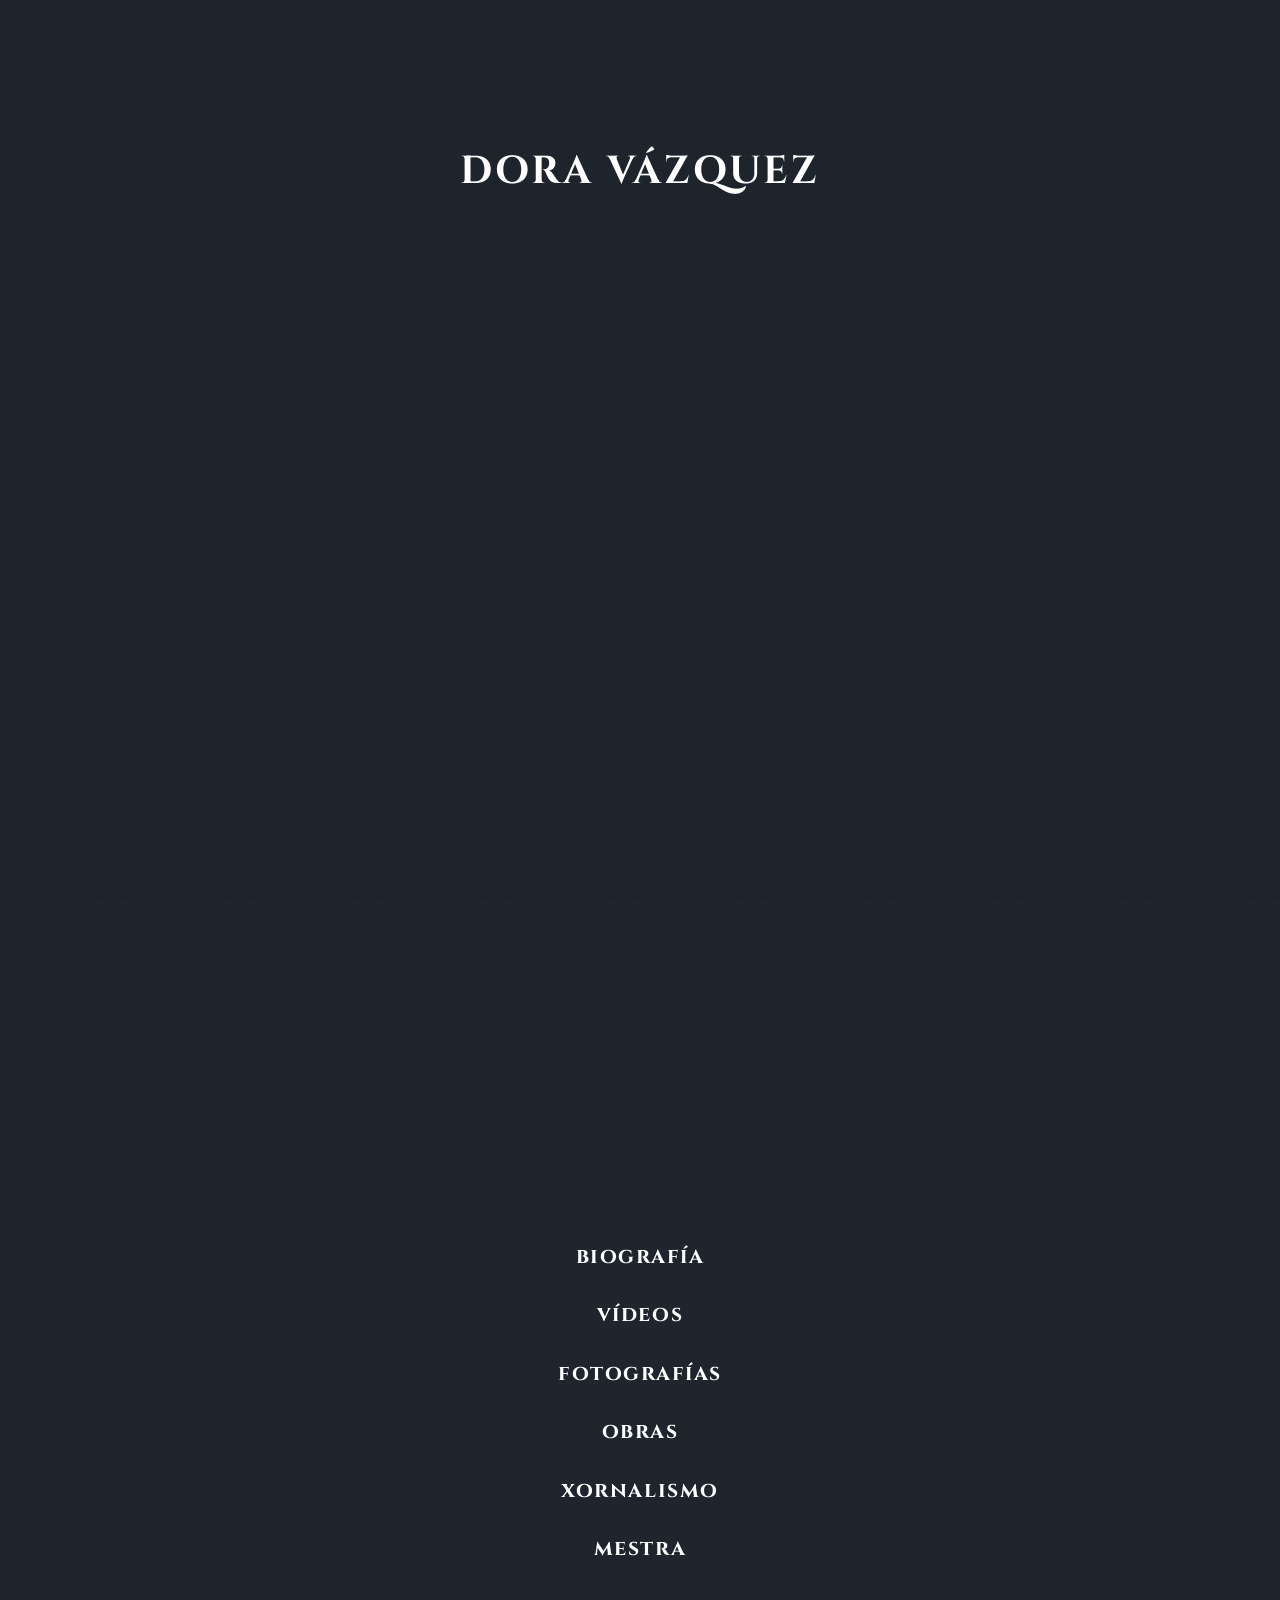
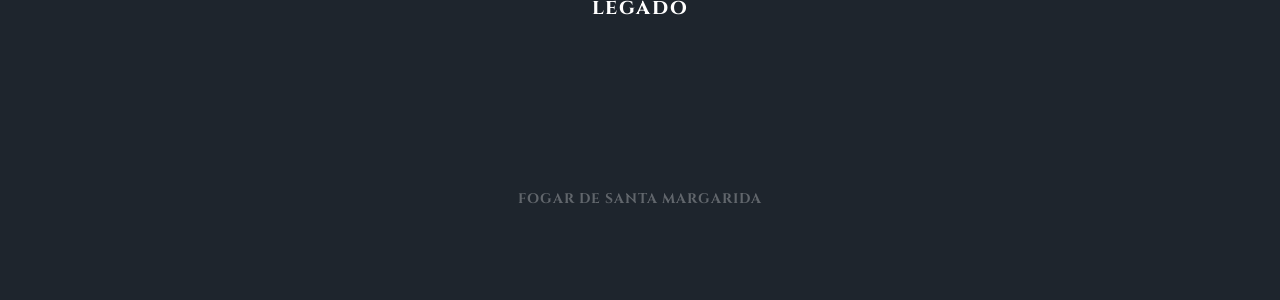
<file: index.html>
<!DOCTYPE html><html lang="Galego"><head><meta charset="utf-8"><meta http-equiv="X-UA-Compatible" content="IE=edge"><meta name="viewport" content="width=device-width,initial-scale=1,user-scalable=no"><title> ͏ ͏ - Dora Vázquez</title><meta name="description" content="biografía vídeos fotografías obras xornalismo mestra legado"><meta name="generator" content="Publii Open-Source CMS for Static Site"><link rel="canonical" href="https://doravazquez.github.io/gl/"><link rel="alternate" type="application/atom+xml" href="https://doravazquez.github.io/gl/feed.xml" title="Dora Vázquez - RSS"><link rel="alternate" type="application/json" href="https://doravazquez.github.io/gl/feed.json" title="Dora Vázquez - JSON"><meta property="og:title" content=" ͏ ͏"><meta property="og:site_name" content="Dora Vázquez"><meta property="og:description" content="biografía vídeos fotografías obras xornalismo mestra legado"><meta property="og:url" content="https://doravazquez.github.io/gl/"><meta property="og:type" content="article"><link rel="preload" href="https://doravazquez.github.io/gl/assets/dynamic/fonts/cinzel/cinzel.woff2" as="font" type="font/woff2" crossorigin><link rel="stylesheet" href="https://doravazquez.github.io/gl/assets/css/fontawesome-all.min.css?v=a00e1bec9bab5f665438ad469499ed81"><link rel="stylesheet" href="https://doravazquez.github.io/gl/assets/css/style.css?v=62bfe375d1c3201918ad180cb5628c4c"><noscript><link rel="stylesheet" href="https://doravazquez.github.io/gl/assets/css/noscript.css?v=c3bc3bbb5aa1287f1f948dad5a327490"></noscript><script type="application/ld+json">{"@context":"http://schema.org","@type":"Article","mainEntityOfPage":{"@type":"WebPage","@id":"https://doravazquez.github.io/gl/"},"headline":" ͏ ͏","datePublished":"2026-03-25T16:10+01:00","dateModified":"2026-05-07T20:48+02:00","description":"biografía vídeos fotografías obras xornalismo mestra legado","author":{"@type":"Person","name":"mespp","url":"https://doravazquez.github.io/gl/authors/mespp/"},"publisher":{"@type":"Organization","name":"mespp"}}</script><style>#wrapper > .bg {
               background-image: url(https://doravazquez.github.io/gl/assets/images/overlay.png), linear-gradient(0deg, rgba(0, 0, 0, 0.1), rgba(0, 0, 0, 0.1)), url(https://doravazquez.github.io/gl/media/website/ezgif-142cd1c5d48f26bb.gif);
           }</style><noscript><style>img[loading] {
                    opacity: 1;
                }</style></noscript></head><body class="is-preload page-template"><div id="wrapper"><header id="header"><a class="logo" href="https://doravazquez.github.io/gl/">Dora Vázquez</a></header><main id="main"><div class="post"><header class="major"><h1> ͏ ͏</h1><p class="post__inner"></p></header><div class="post__entry"><p class="align-center"></p><div class="post__iframe"><iframe loading="lazy" width="560" height="315" src="https://www.youtube.com/embed/KFxW8zPMiFw" title="YouTube video player" frameborder="0" allow="accelerometer; autoplay; clipboard-write; encrypted-media; gyroscope; picture-in-picture; web-share" referrerpolicy="strict-origin-when-cross-origin" allowfullscreen="allowfullscreen"></iframe></div><p> </p><h3 class="align-center"><a href="https://doravazquez.github.io/gl/biografia/">biografía</a></h3><h3 class="align-center"><a href="https://doravazquez.github.io/gl/fotografias-e-videos/">vídeos</a></h3><h3 class="align-center"><a href="https://doravazquez.github.io/gl/fotografias/">fotografías</a></h3><h3 class="align-center"><a href="https://doravazquez.github.io/gl/obras/" class="small">obras</a></h3><h3 class="align-center"><a href="https://doravazquez.github.io/gl/xornalismo/" class="small">xornalismo</a></h3><h3 class="align-center"><a href="https://doravazquez.github.io/gl/mestra/" class="small">mestra</a></h3><h3 class="align-center"><a href="https://doravazquez.github.io/gl/legado/" class="small">legado</a></h3></div></div></main><footer id="copyright"><ul><li>FOGAR DE SANTA MARGARIDA</li></ul><p> </p></footer></div><script src="https://doravazquez.github.io/gl/assets/js/jquery.min.js?v=b83db83a1d89113ee03ab730efa48c7a"></script><script src="https://doravazquez.github.io/gl/assets/js/jquery.scrollex.min.js?v=f89065e3d988006af9791b44561d7c90"></script><script src="https://doravazquez.github.io/gl/assets/js/jquery.scrolly.min.js?v=1ed5a78bde1476875a40f6b9ff44fc14"></script><script src="https://doravazquez.github.io/gl/assets/js/browser.min.js?v=4ebb0929ae5211dcb31336073eba2432"></script><script src="https://doravazquez.github.io/gl/assets/js/breakpoints.min.js?v=d3022c8af7963ec46aa3692f5948a1ba"></script><script src="https://doravazquez.github.io/gl/assets/js/util.min.js?v=4201a626f8c9b614a663b3a1d7d82615"></script><script src="https://doravazquez.github.io/gl/assets/js/main.min.js?v=56233c354bd814758be8bff42f7e13a5"></script><script>/*<![CDATA[*/var images=document.querySelectorAll("img[loading]");for(var i=0;i<images.length;i++){if(images[i].complete){images[i].classList.add("is-loaded")}else{images[i].addEventListener("load",function(){this.classList.add("is-loaded")},false)}};/*]]>*/</script></body></html>
</file>
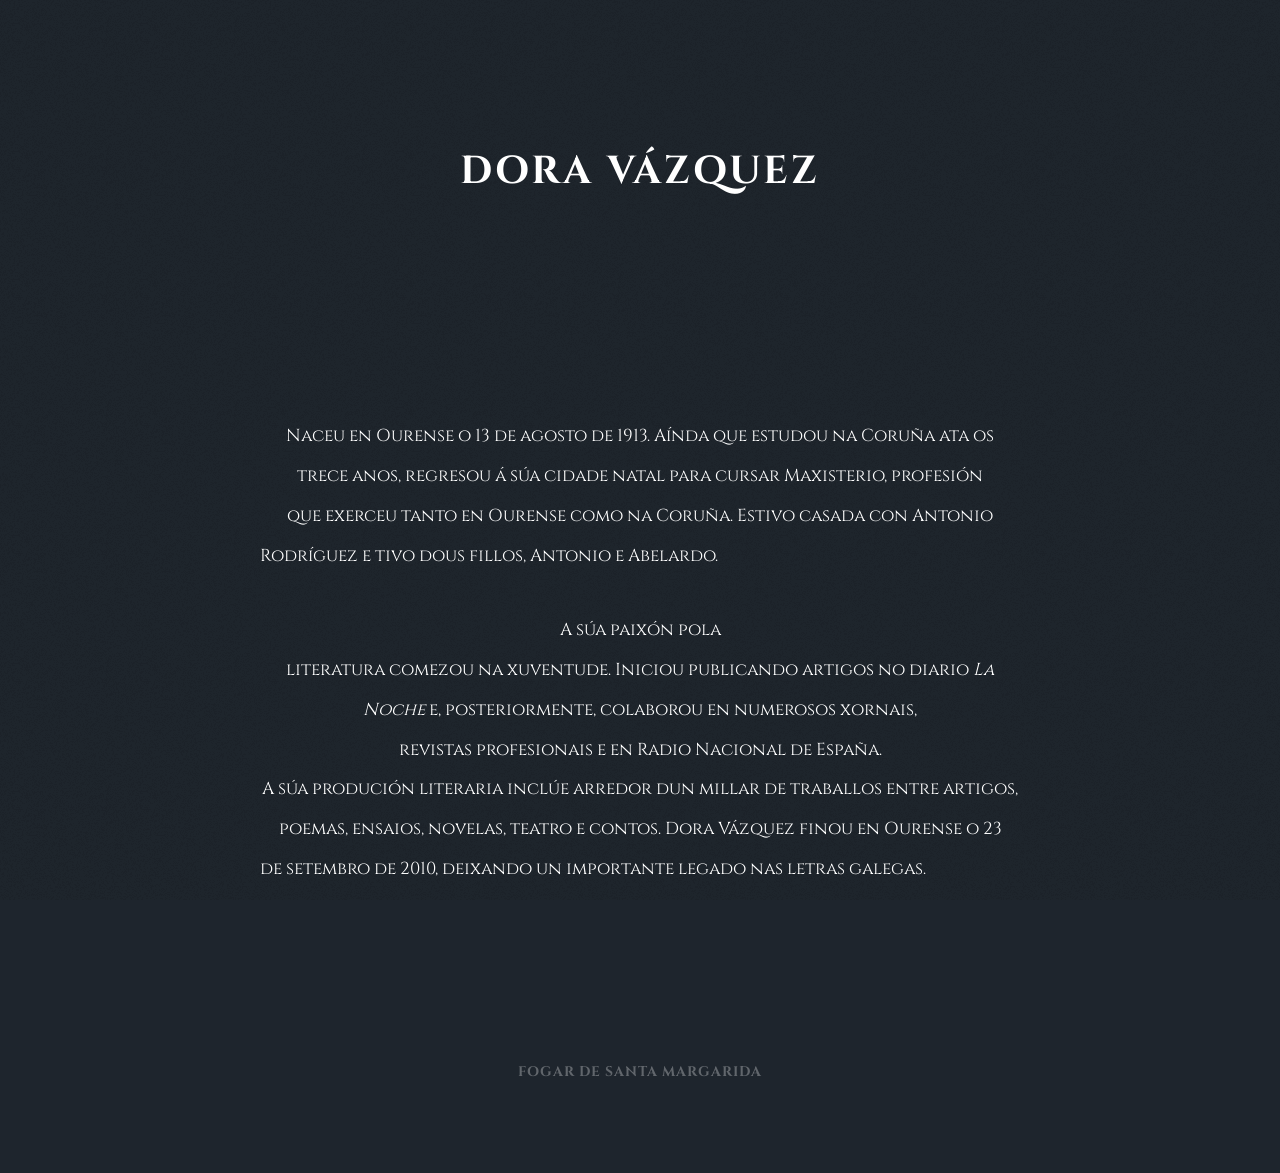
<file: biografia/index.html>
<!DOCTYPE html><html lang="Galego"><head><meta charset="utf-8"><meta http-equiv="X-UA-Compatible" content="IE=edge"><meta name="viewport" content="width=device-width,initial-scale=1,user-scalable=no"><title>Biografía - Dora Vázquez</title><meta name="description" content="Naceu en Ourense o 13 de agosto de 1913. Aínda que estudou na Coruña ata os trece anos, regresou á súa cidade natal para cursar Maxisterio, profesión que exerceu tanto en Ourense como na Coruña. Estivo casada con Antonio Rodríguez e tivo dous fillos, Antonio&hellip;"><meta name="generator" content="Publii Open-Source CMS for Static Site"><link rel="canonical" href="https://doravazquez.github.io/gl/biografia/"><link rel="alternate" type="application/atom+xml" href="https://doravazquez.github.io/gl/feed.xml" title="Dora Vázquez - RSS"><link rel="alternate" type="application/json" href="https://doravazquez.github.io/gl/feed.json" title="Dora Vázquez - JSON"><meta property="og:title" content="Biografía"><meta property="og:site_name" content="Dora Vázquez"><meta property="og:description" content="Naceu en Ourense o 13 de agosto de 1913. Aínda que estudou na Coruña ata os trece anos, regresou á súa cidade natal para cursar Maxisterio, profesión que exerceu tanto en Ourense como na Coruña. Estivo casada con Antonio Rodríguez e tivo dous fillos, Antonio&hellip;"><meta property="og:url" content="https://doravazquez.github.io/gl/biografia/"><meta property="og:type" content="article"><link rel="preload" href="https://doravazquez.github.io/gl/assets/dynamic/fonts/cinzel/cinzel.woff2" as="font" type="font/woff2" crossorigin><link rel="stylesheet" href="https://doravazquez.github.io/gl/assets/css/fontawesome-all.min.css?v=a00e1bec9bab5f665438ad469499ed81"><link rel="stylesheet" href="https://doravazquez.github.io/gl/assets/css/style.css?v=62bfe375d1c3201918ad180cb5628c4c"><noscript><link rel="stylesheet" href="https://doravazquez.github.io/gl/assets/css/noscript.css?v=c3bc3bbb5aa1287f1f948dad5a327490"></noscript><script type="application/ld+json">{"@context":"http://schema.org","@type":"Article","mainEntityOfPage":{"@type":"WebPage","@id":"https://doravazquez.github.io/gl/biografia/"},"headline":"Biografía","datePublished":"2026-04-13T20:11+02:00","dateModified":"2026-05-19T20:35+02:00","description":"Naceu en Ourense o 13 de agosto de 1913. Aínda que estudou na Coruña ata os trece anos, regresou á súa cidade natal para cursar Maxisterio, profesión que exerceu tanto en Ourense como na Coruña. Estivo casada con Antonio Rodríguez e tivo dous fillos, Antonio&hellip;","author":{"@type":"Person","name":"mespp","url":"https://doravazquez.github.io/gl/authors/mespp/"},"publisher":{"@type":"Organization","name":"mespp"}}</script><style>#wrapper > .bg {
               background-image: url(https://doravazquez.github.io/gl/assets/images/overlay.png), linear-gradient(0deg, rgba(0, 0, 0, 0.1), rgba(0, 0, 0, 0.1)), url(https://doravazquez.github.io/gl/media/website/ezgif-142cd1c5d48f26bb.gif);
           }</style><noscript><style>img[loading] {
                    opacity: 1;
                }</style></noscript></head><body class="is-preload page-template"><div id="wrapper"><header id="header"><a class="logo" href="https://doravazquez.github.io/gl/">Dora Vázquez</a></header><main id="main"><article class="post"><header class="major"><h1>Biografía</h1><p class="post__inner"></p></header><div class="post__inner post__entry"><p class="align-center"><span data-contrast="auto">Naceu en Ourense o 13 de agosto de 1913. Aínda que estudou na Coruña ata os trece anos, regresou á súa cidade natal para cursar Maxisterio, profesión que exerceu tanto en Ourense como na Coruña. Estivo casada con Antonio Rodríguez e tivo dous fillos, Antonio e Abelardo.</span><span data-ccp-props="{}"> </span></p><p class="align-center"><span data-contrast="auto">A súa paixón pola literatura comezou na xuventude. Iniciou publicando artigos no diario </span><i><span data-contrast="auto">La Noche</span></i><span data-contrast="auto"> e, posteriormente, colaborou en numerosos xornais, revistas profesionais e en Radio Nacional de España. A súa produción literaria inclúe arredor dun millar de traballos entre artigos, poemas, ensaios, novelas, teatro e contos. Dora Vázquez finou en Ourense o 23 de setembro de 2010, deixando un importante legado nas letras galegas.</span><span data-ccp-props="{&quot;335551550&quot;:6,&quot;335551620&quot;:6}"> </span></p></div></article></main><footer id="copyright"><ul><li>FOGAR DE SANTA MARGARIDA</li></ul><p> </p></footer></div><script src="https://doravazquez.github.io/gl/assets/js/jquery.min.js?v=b83db83a1d89113ee03ab730efa48c7a"></script><script src="https://doravazquez.github.io/gl/assets/js/jquery.scrollex.min.js?v=f89065e3d988006af9791b44561d7c90"></script><script src="https://doravazquez.github.io/gl/assets/js/jquery.scrolly.min.js?v=1ed5a78bde1476875a40f6b9ff44fc14"></script><script src="https://doravazquez.github.io/gl/assets/js/browser.min.js?v=4ebb0929ae5211dcb31336073eba2432"></script><script src="https://doravazquez.github.io/gl/assets/js/breakpoints.min.js?v=d3022c8af7963ec46aa3692f5948a1ba"></script><script src="https://doravazquez.github.io/gl/assets/js/util.min.js?v=4201a626f8c9b614a663b3a1d7d82615"></script><script src="https://doravazquez.github.io/gl/assets/js/main.min.js?v=56233c354bd814758be8bff42f7e13a5"></script><script>/*<![CDATA[*/var images=document.querySelectorAll("img[loading]");for(var i=0;i<images.length;i++){if(images[i].complete){images[i].classList.add("is-loaded")}else{images[i].addEventListener("load",function(){this.classList.add("is-loaded")},false)}};/*]]>*/</script></body></html>
</file>
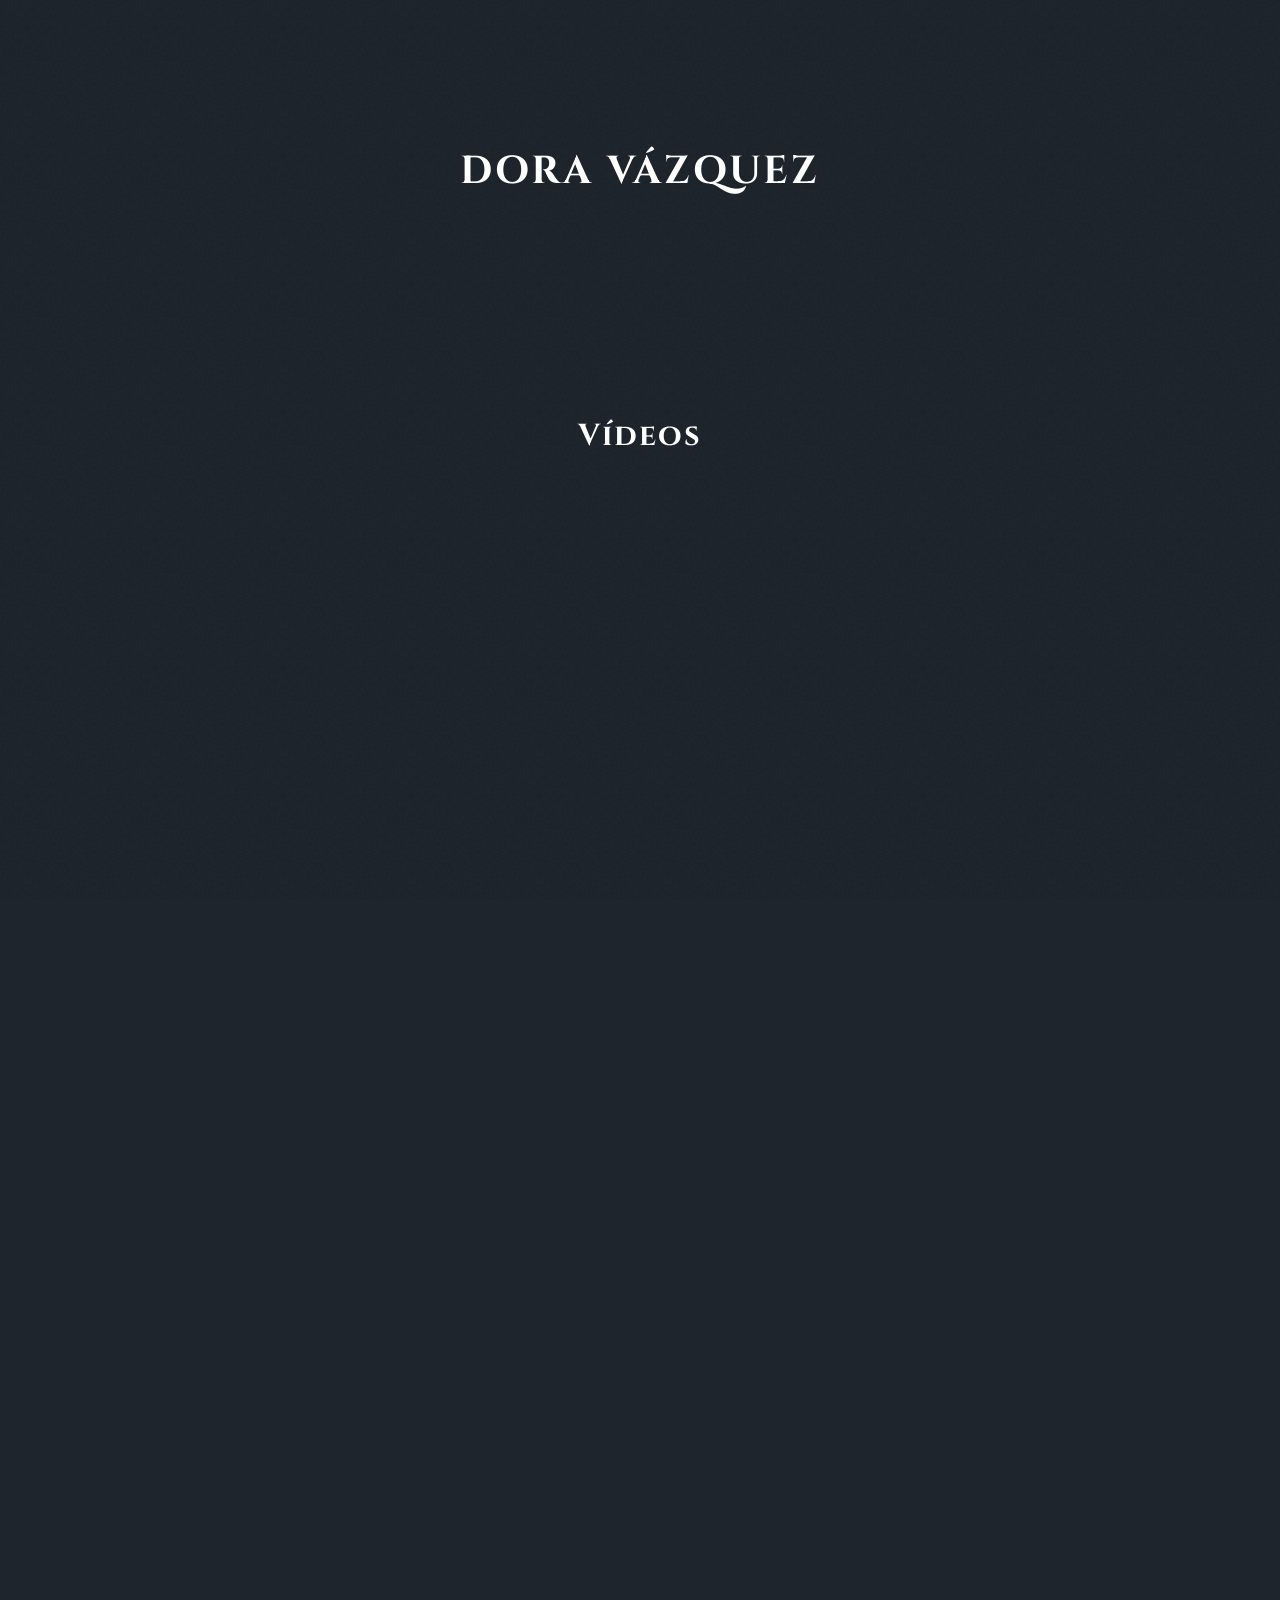
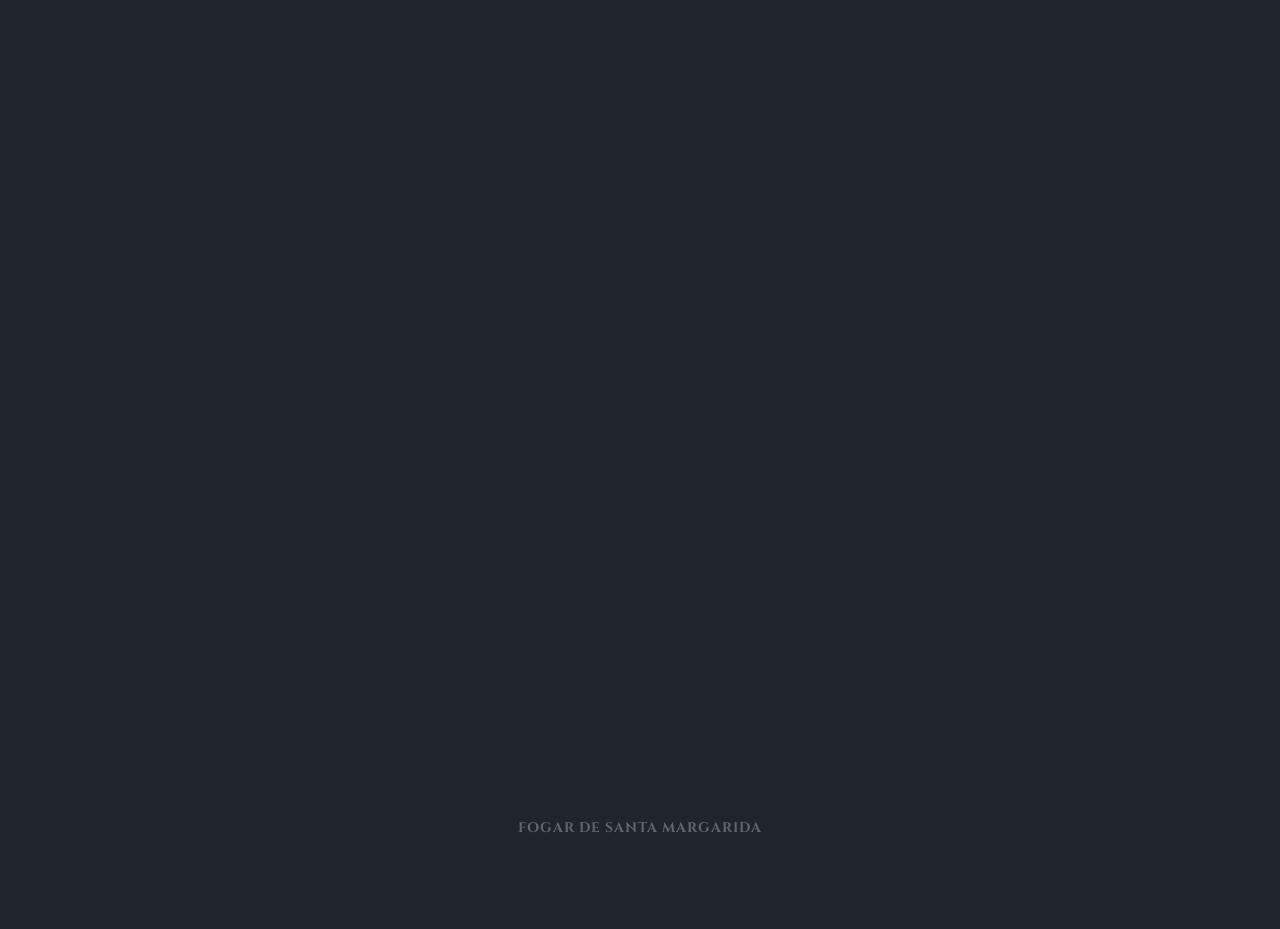
<file: fotografias-e-videos/index.html>
<!DOCTYPE html><html lang="Galego"><head><meta charset="utf-8"><meta http-equiv="X-UA-Compatible" content="IE=edge"><meta name="viewport" content="width=device-width,initial-scale=1,user-scalable=no"><title>Vídeos - Dora Vázquez</title><meta name="description" content="Vídeos"><meta name="generator" content="Publii Open-Source CMS for Static Site"><link rel="canonical" href="https://doravazquez.github.io/gl/fotografias-e-videos/"><link rel="alternate" type="application/atom+xml" href="https://doravazquez.github.io/gl/feed.xml" title="Dora Vázquez - RSS"><link rel="alternate" type="application/json" href="https://doravazquez.github.io/gl/feed.json" title="Dora Vázquez - JSON"><meta property="og:title" content="Vídeos"><meta property="og:site_name" content="Dora Vázquez"><meta property="og:description" content="Vídeos"><meta property="og:url" content="https://doravazquez.github.io/gl/fotografias-e-videos/"><meta property="og:type" content="article"><link rel="preload" href="https://doravazquez.github.io/gl/assets/dynamic/fonts/cinzel/cinzel.woff2" as="font" type="font/woff2" crossorigin><link rel="stylesheet" href="https://doravazquez.github.io/gl/assets/css/fontawesome-all.min.css?v=a00e1bec9bab5f665438ad469499ed81"><link rel="stylesheet" href="https://doravazquez.github.io/gl/assets/css/style.css?v=62bfe375d1c3201918ad180cb5628c4c"><noscript><link rel="stylesheet" href="https://doravazquez.github.io/gl/assets/css/noscript.css?v=c3bc3bbb5aa1287f1f948dad5a327490"></noscript><script type="application/ld+json">{"@context":"http://schema.org","@type":"Article","mainEntityOfPage":{"@type":"WebPage","@id":"https://doravazquez.github.io/gl/fotografias-e-videos/"},"headline":"Vídeos","datePublished":"2026-03-25T20:18+01:00","dateModified":"2026-04-29T20:56+02:00","description":"Vídeos","author":{"@type":"Person","name":"mespp","url":"https://doravazquez.github.io/gl/authors/mespp/"},"publisher":{"@type":"Organization","name":"mespp"}}</script><style>#wrapper > .bg {
               background-image: url(https://doravazquez.github.io/gl/assets/images/overlay.png), linear-gradient(0deg, rgba(0, 0, 0, 0.1), rgba(0, 0, 0, 0.1)), url(https://doravazquez.github.io/gl/media/website/ezgif-142cd1c5d48f26bb.gif);
           }</style><noscript><style>img[loading] {
                    opacity: 1;
                }</style></noscript></head><body class="is-preload page-template"><div id="wrapper"><header id="header"><a class="logo" href="https://doravazquez.github.io/gl/">Dora Vázquez</a></header><main id="main"><article class="post"><header class="major"><h1>Vídeos</h1><p class="post__inner"></p></header><div class="post__inner post__entry"><h2 class="align-center"><strong>Vídeos</strong></h2><div class="post__iframe"><iframe loading="lazy" width="560" height="315" src="https://www.youtube.com/embed/KFxW8zPMiFw" title="YouTube video player" frameborder="0" allow="accelerometer; autoplay; clipboard-write; encrypted-media; gyroscope; picture-in-picture; web-share" referrerpolicy="strict-origin-when-cross-origin" allowfullscreen="allowfullscreen"></iframe></div><figure class="post__video"><iframe loading="lazy" width="560" height="314" src="https://www.youtube.com/embed/owYeavlfdxU" allowfullscreen="allowfullscreen" data-mce-fragment="1"></iframe></figure><figure class="post__video"><iframe loading="lazy" width="560" height="314" src="https://www.youtube.com/embed/j11GJYLGERI" allowfullscreen="allowfullscreen" data-mce-fragment="1"></iframe></figure><figure class="post__video"><iframe loading="lazy" width="560" height="314" src="https://www.youtube.com/embed/7TMEnMgTCaY" allowfullscreen="allowfullscreen" data-mce-fragment="1"></iframe></figure><figure class="post__image"></figure><figure class="post__video"><iframe loading="lazy" width="560" height="314" src="https://www.youtube.com/embed/otJT_kvHKbk" allowfullscreen="allowfullscreen" data-mce-fragment="1"></iframe></figure><figure class="post__video"><iframe loading="lazy" width="560" height="314" src="https://www.youtube.com/embed/7CA-0co3RZs" allowfullscreen="allowfullscreen" data-mce-fragment="1"></iframe></figure><figure class="post__video"><iframe loading="lazy" width="560" height="314" src="https://www.youtube.com/embed/I7cN5LFUtR0" allowfullscreen="allowfullscreen" data-mce-fragment="1"></iframe></figure></div></article></main><footer id="copyright"><ul><li>FOGAR DE SANTA MARGARIDA</li></ul><p> </p></footer></div><script src="https://doravazquez.github.io/gl/assets/js/jquery.min.js?v=b83db83a1d89113ee03ab730efa48c7a"></script><script src="https://doravazquez.github.io/gl/assets/js/jquery.scrollex.min.js?v=f89065e3d988006af9791b44561d7c90"></script><script src="https://doravazquez.github.io/gl/assets/js/jquery.scrolly.min.js?v=1ed5a78bde1476875a40f6b9ff44fc14"></script><script src="https://doravazquez.github.io/gl/assets/js/browser.min.js?v=4ebb0929ae5211dcb31336073eba2432"></script><script src="https://doravazquez.github.io/gl/assets/js/breakpoints.min.js?v=d3022c8af7963ec46aa3692f5948a1ba"></script><script src="https://doravazquez.github.io/gl/assets/js/util.min.js?v=4201a626f8c9b614a663b3a1d7d82615"></script><script src="https://doravazquez.github.io/gl/assets/js/main.min.js?v=56233c354bd814758be8bff42f7e13a5"></script><script>/*<![CDATA[*/var images=document.querySelectorAll("img[loading]");for(var i=0;i<images.length;i++){if(images[i].complete){images[i].classList.add("is-loaded")}else{images[i].addEventListener("load",function(){this.classList.add("is-loaded")},false)}};/*]]>*/</script></body></html>
</file>
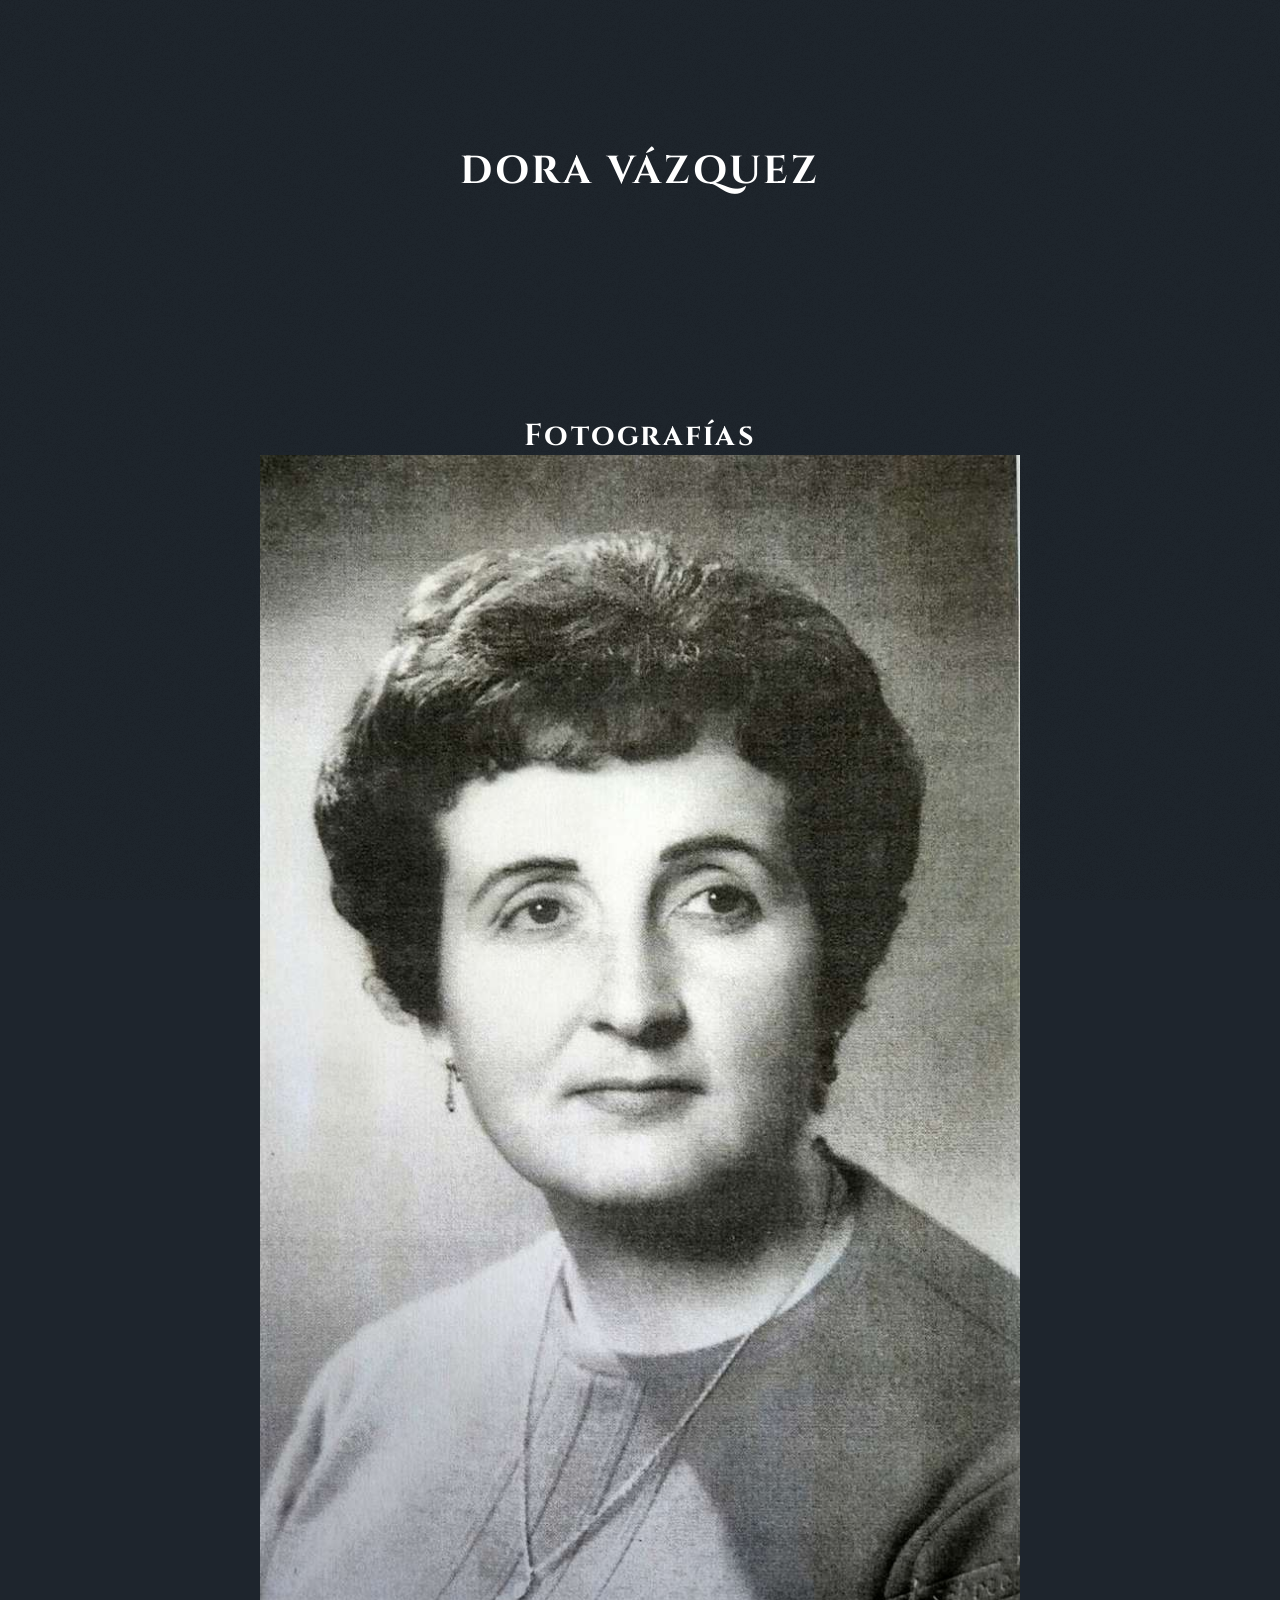
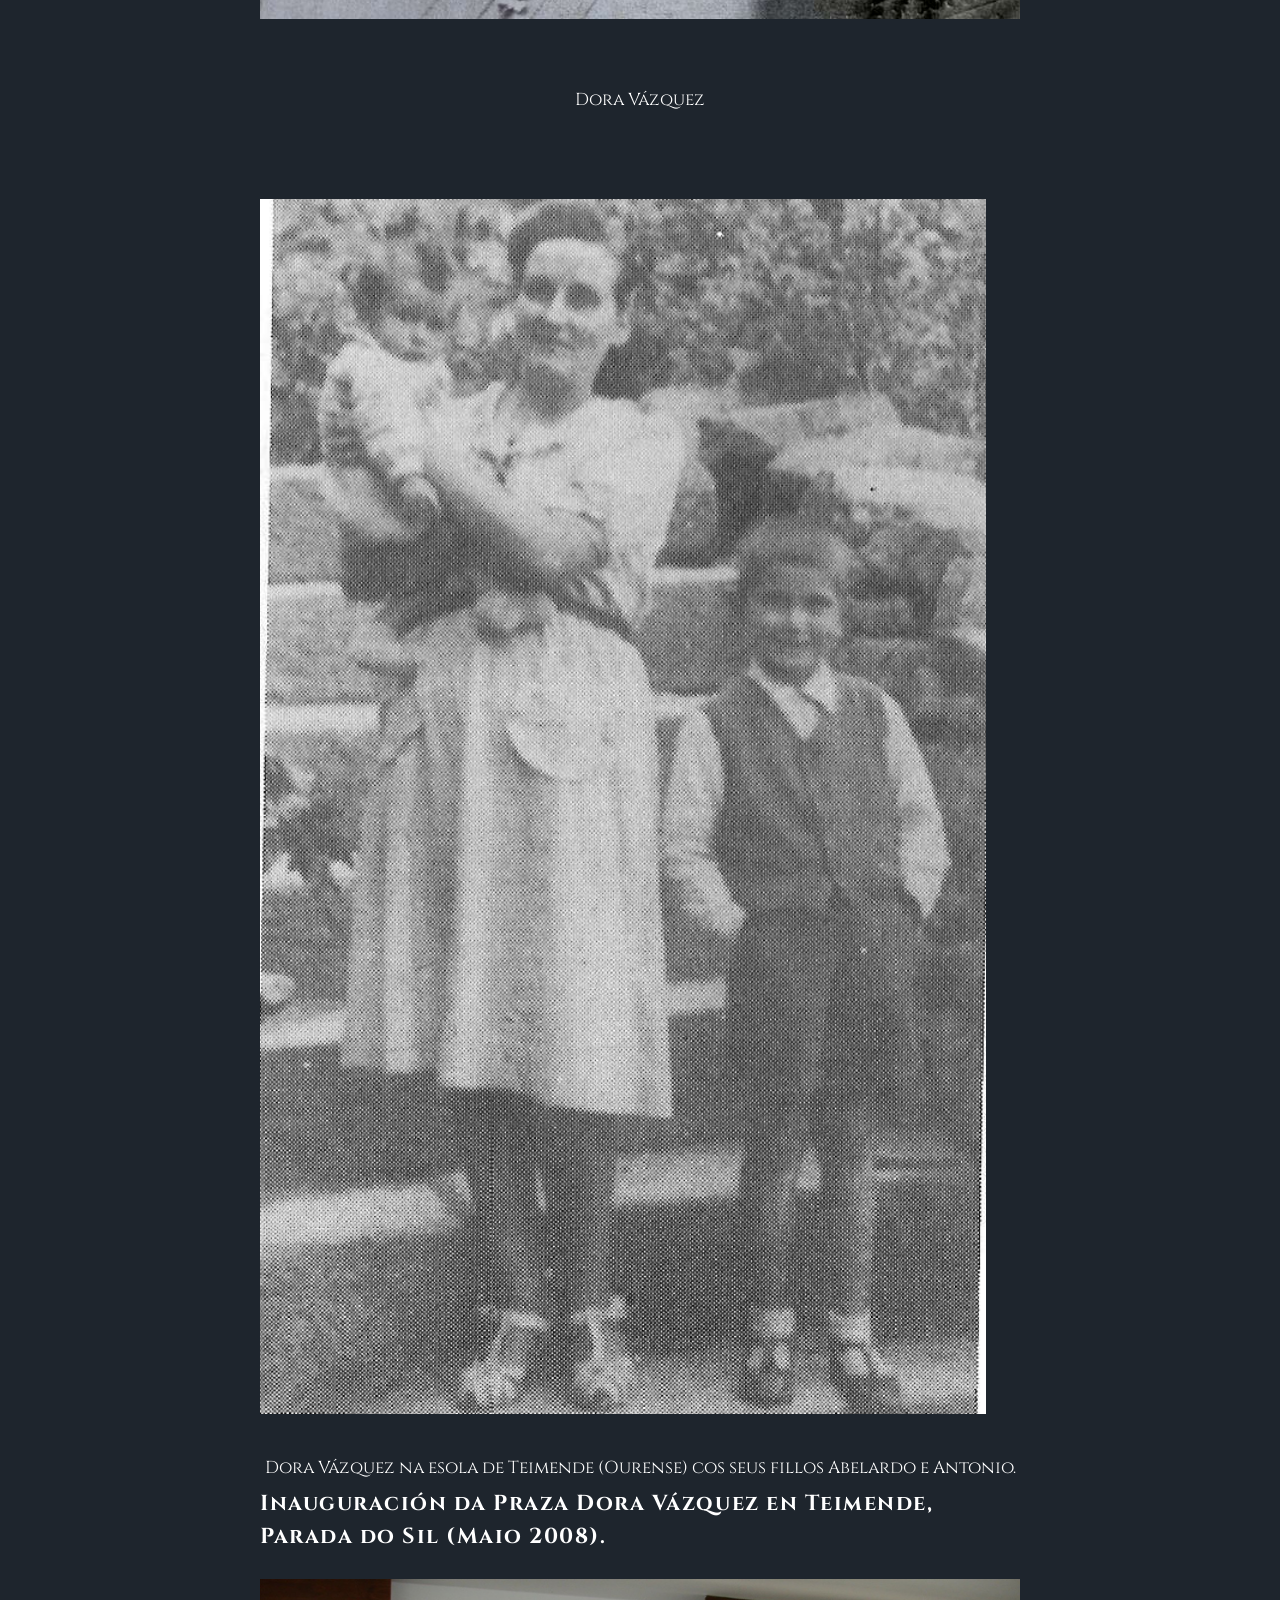
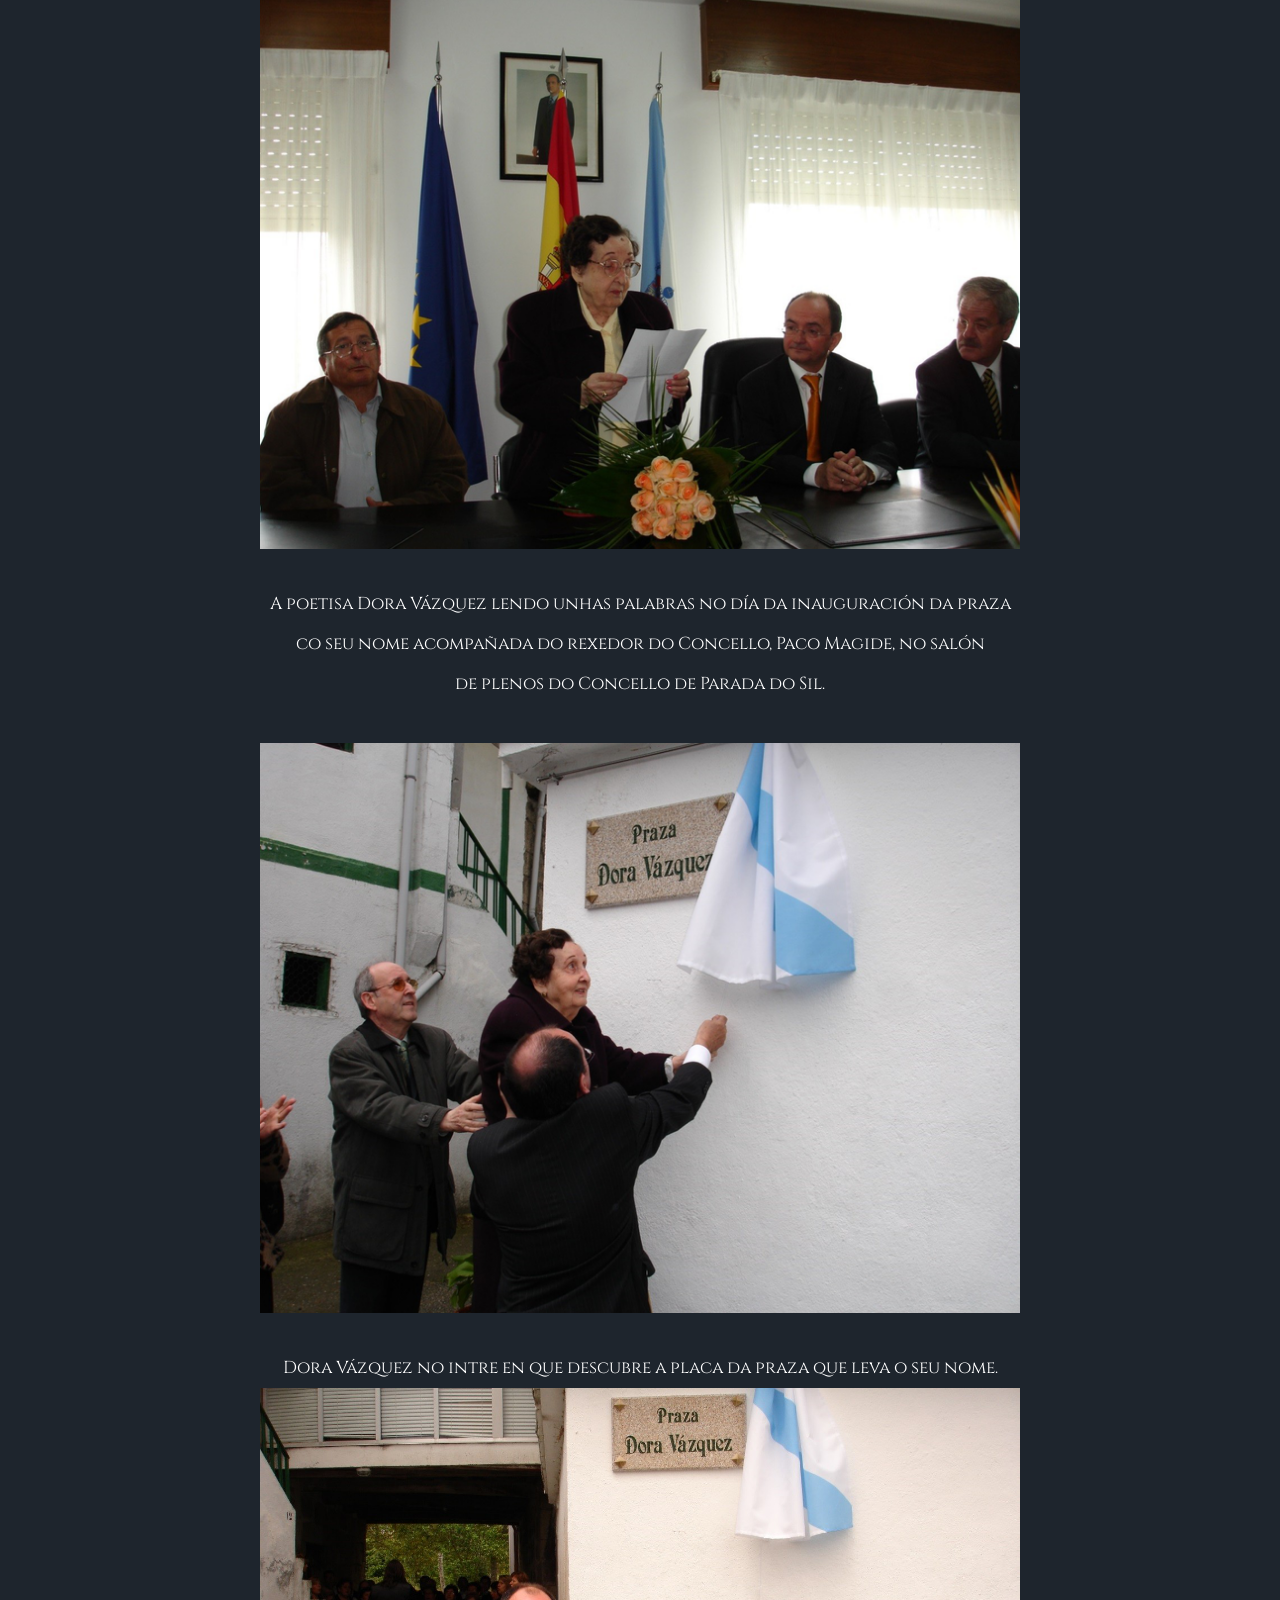
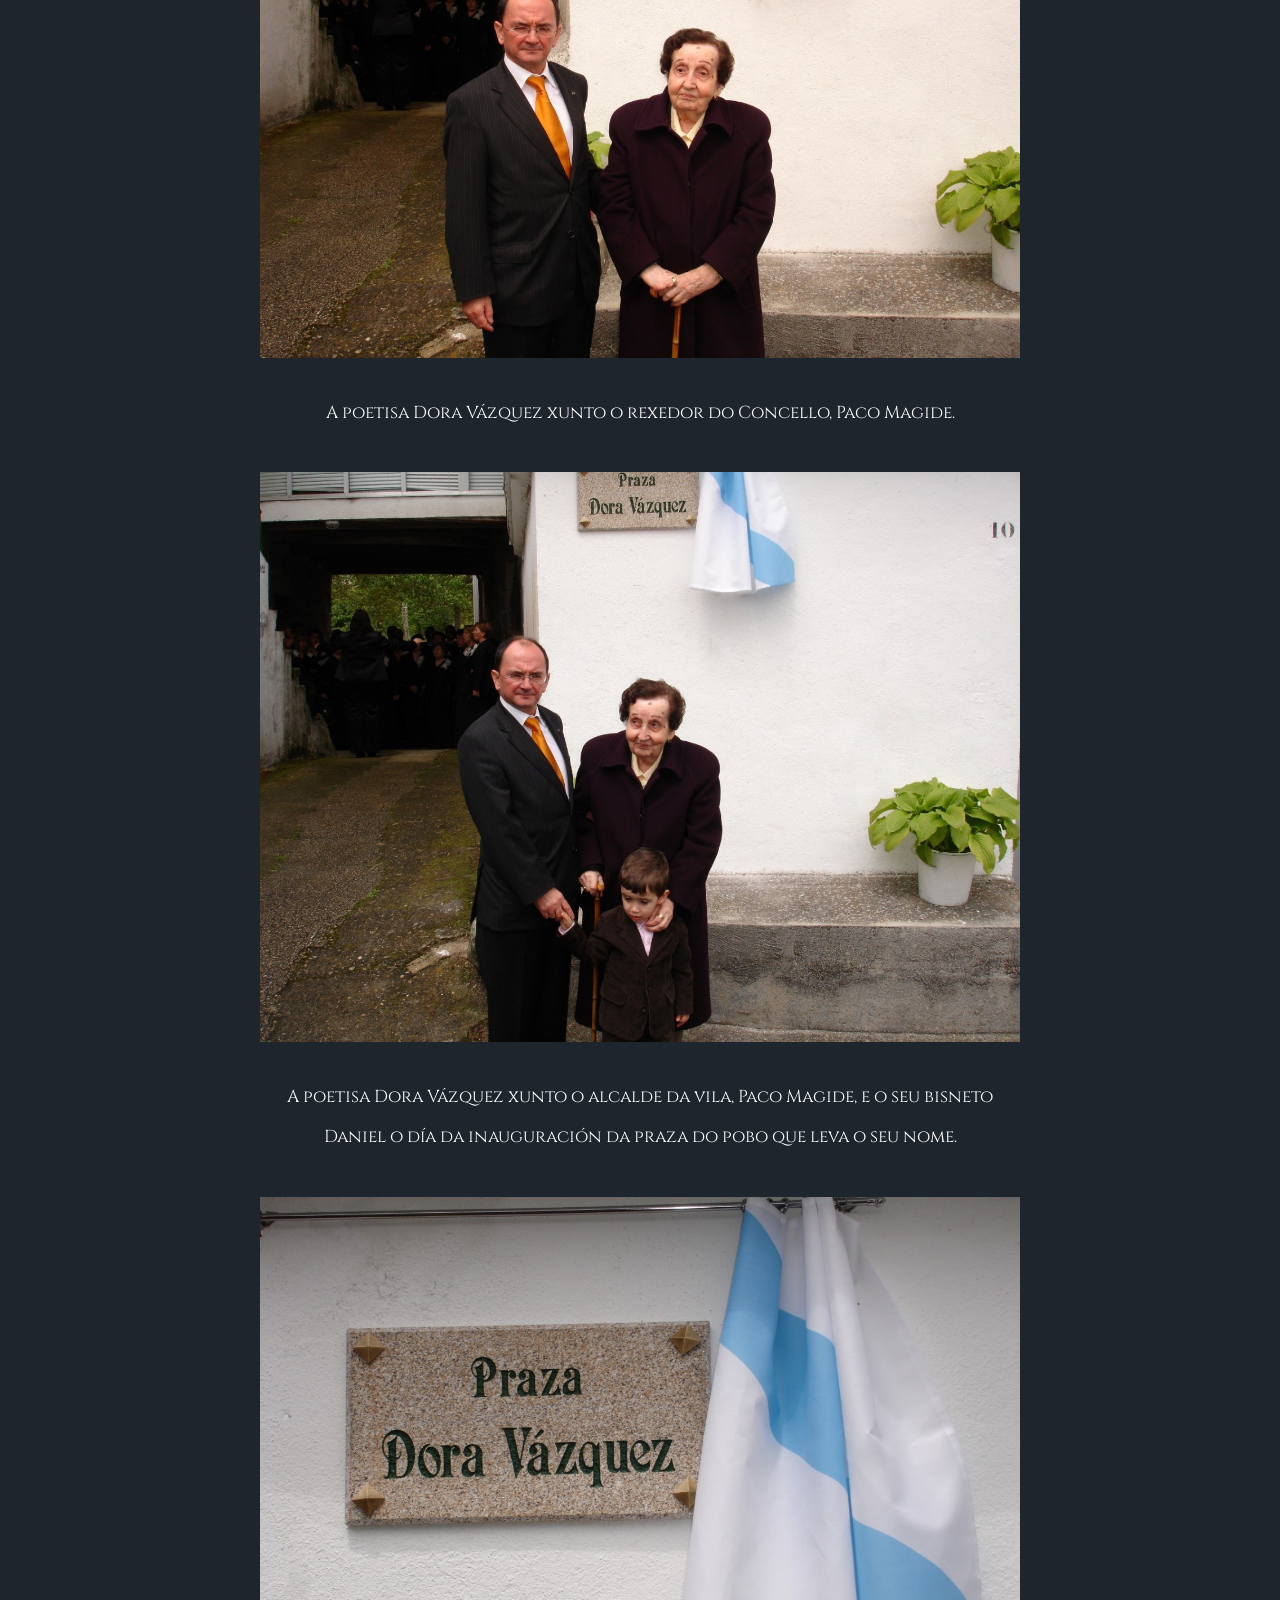
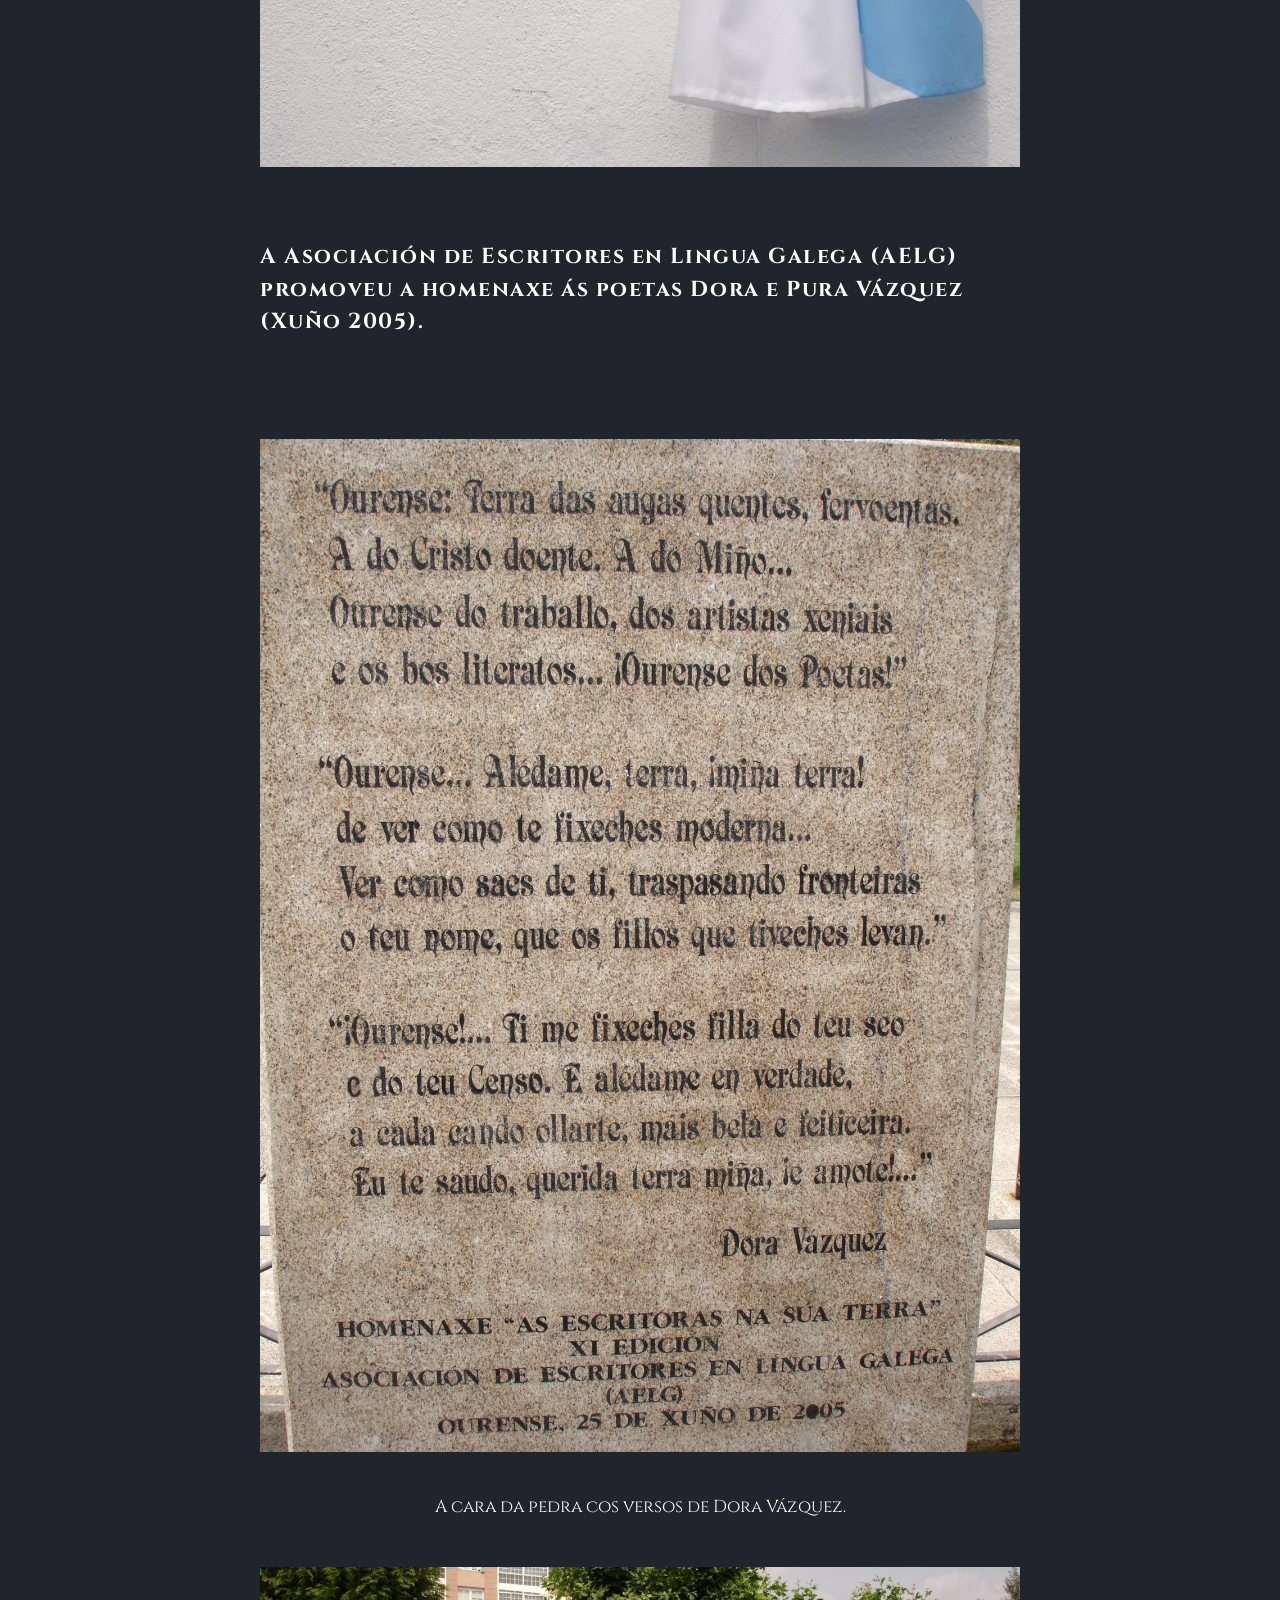
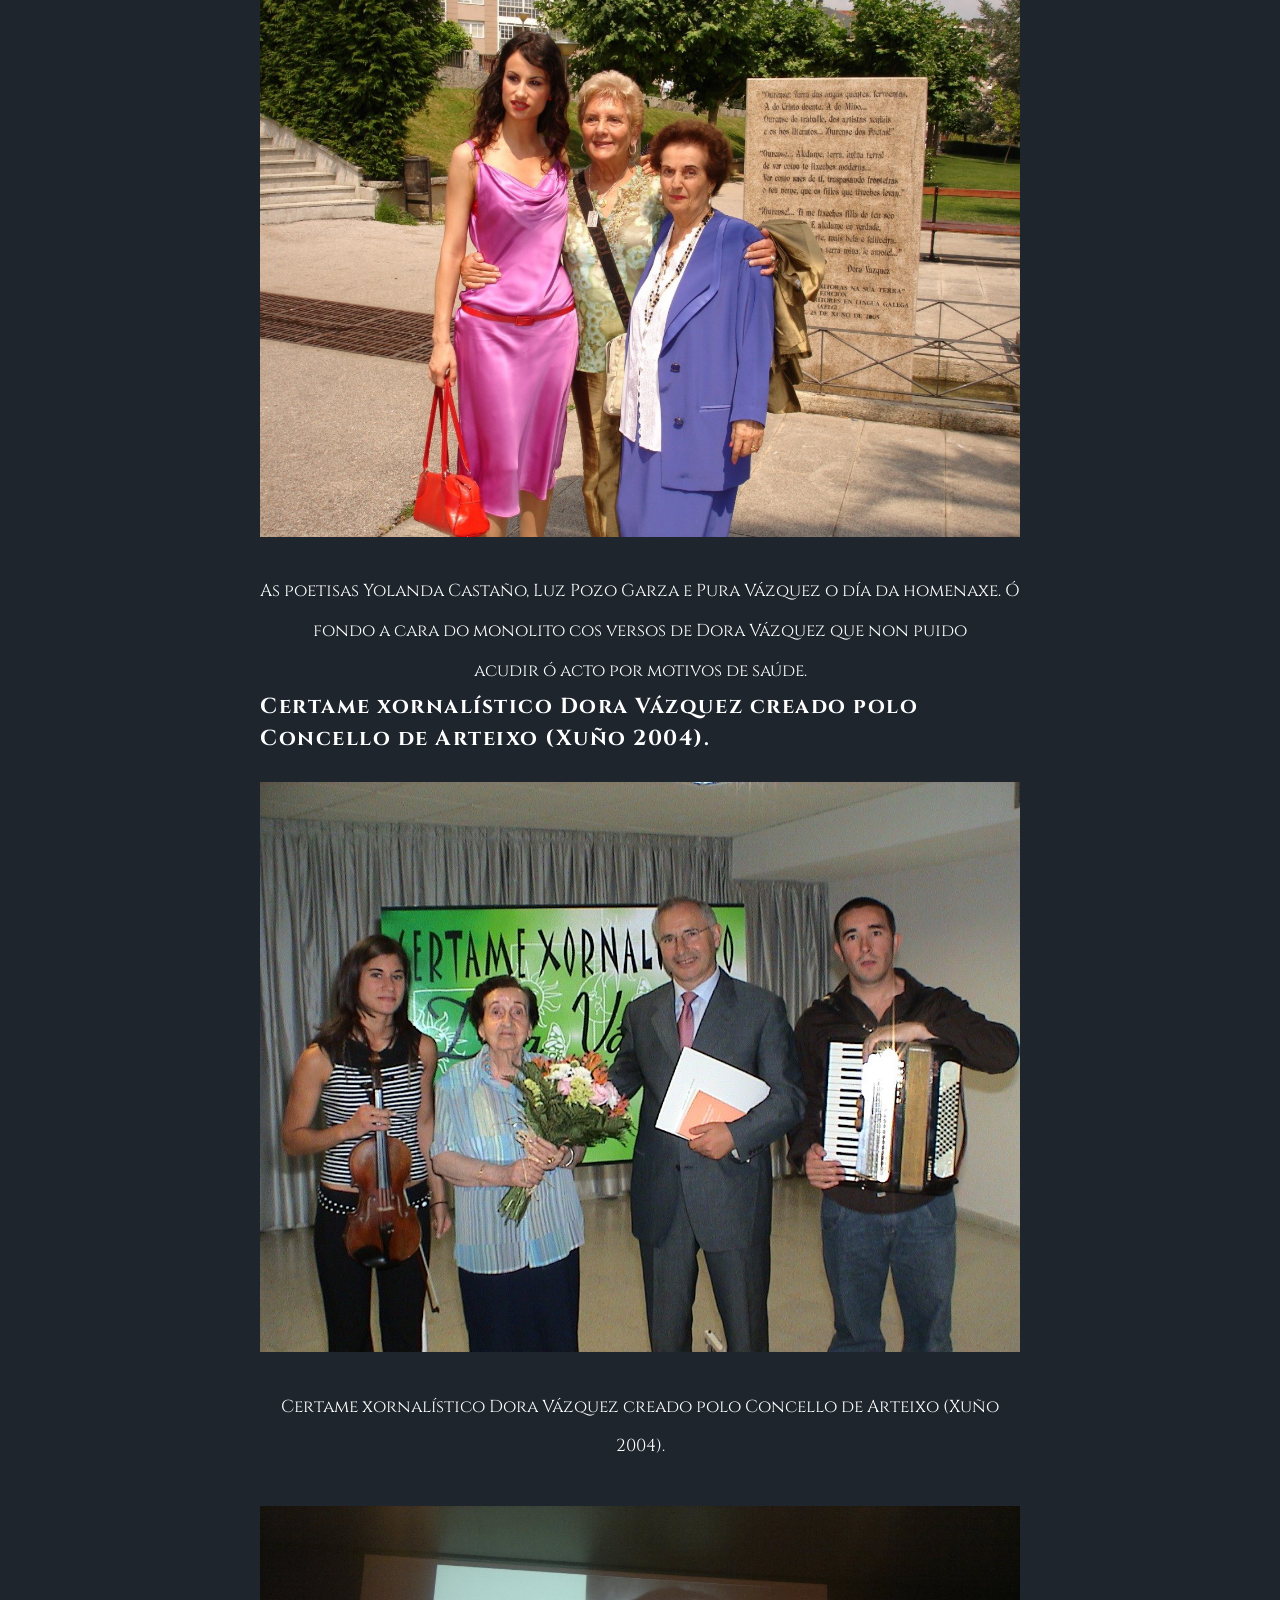
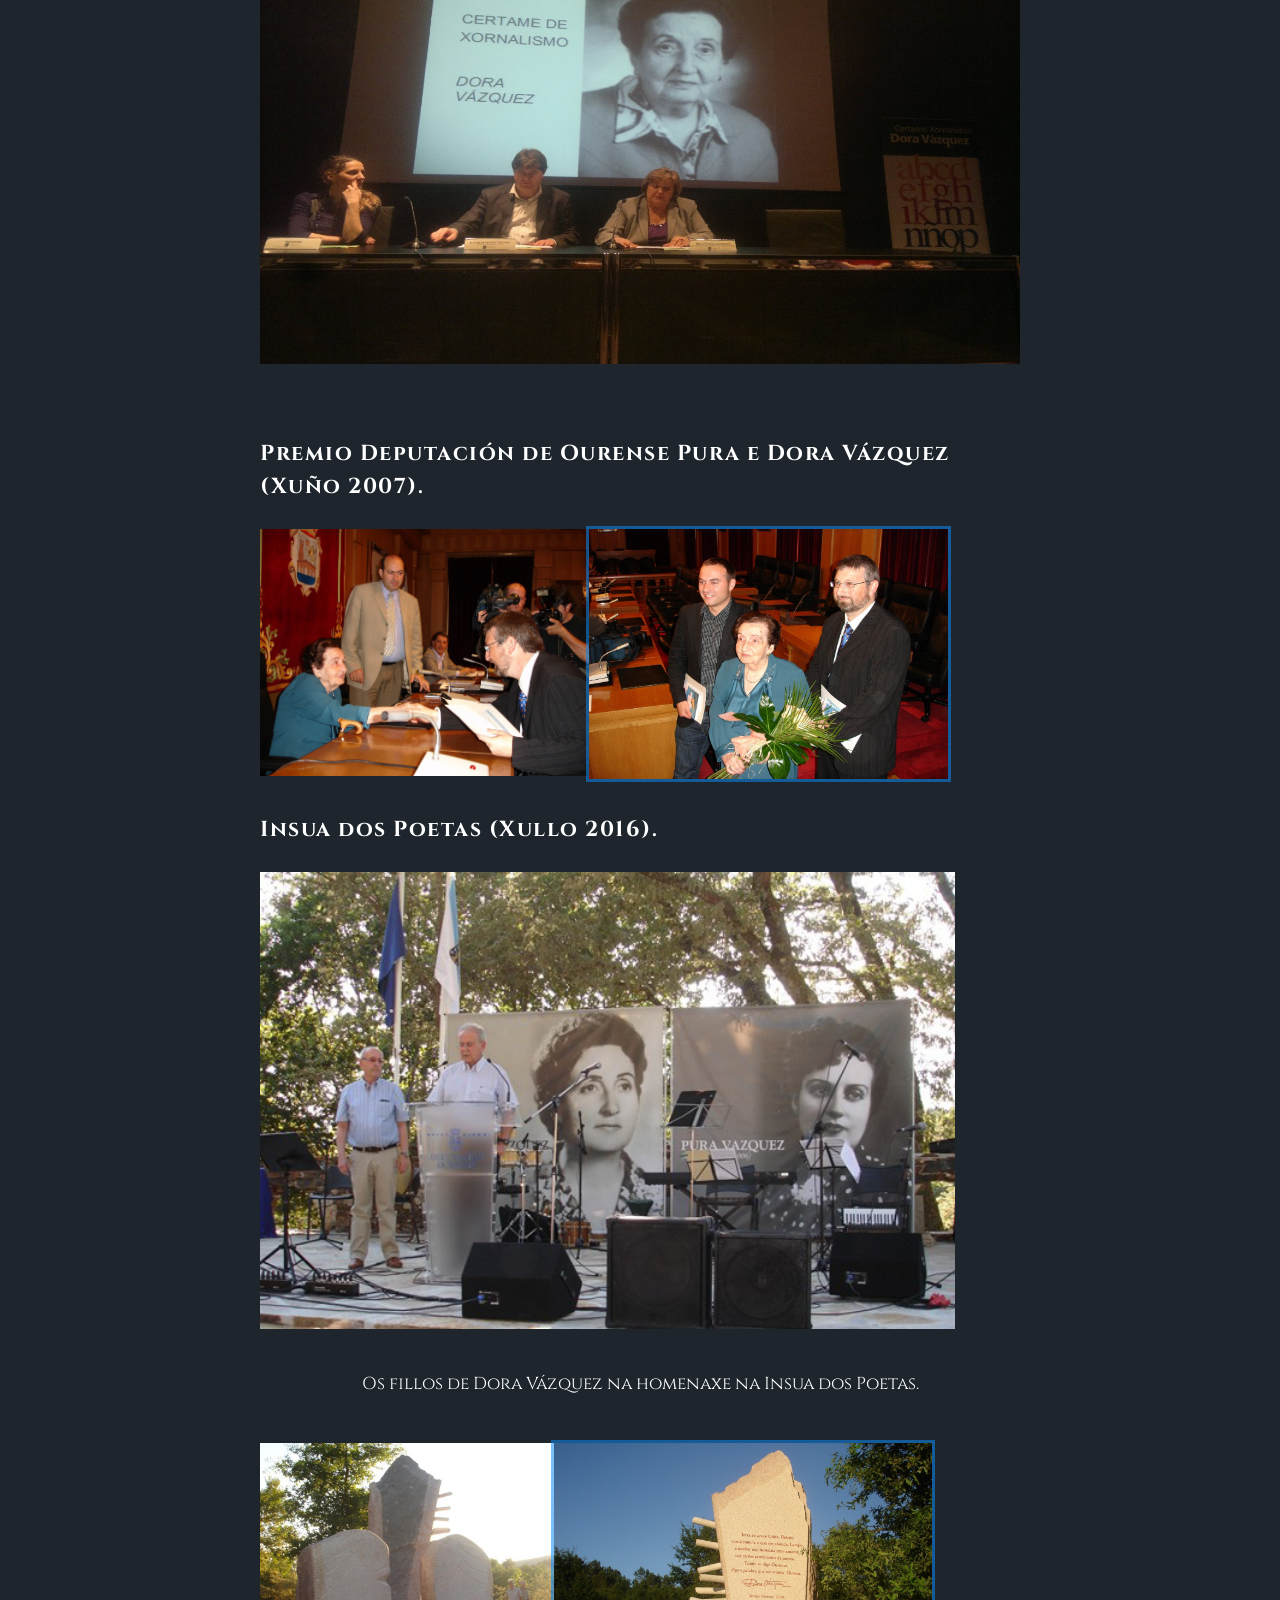
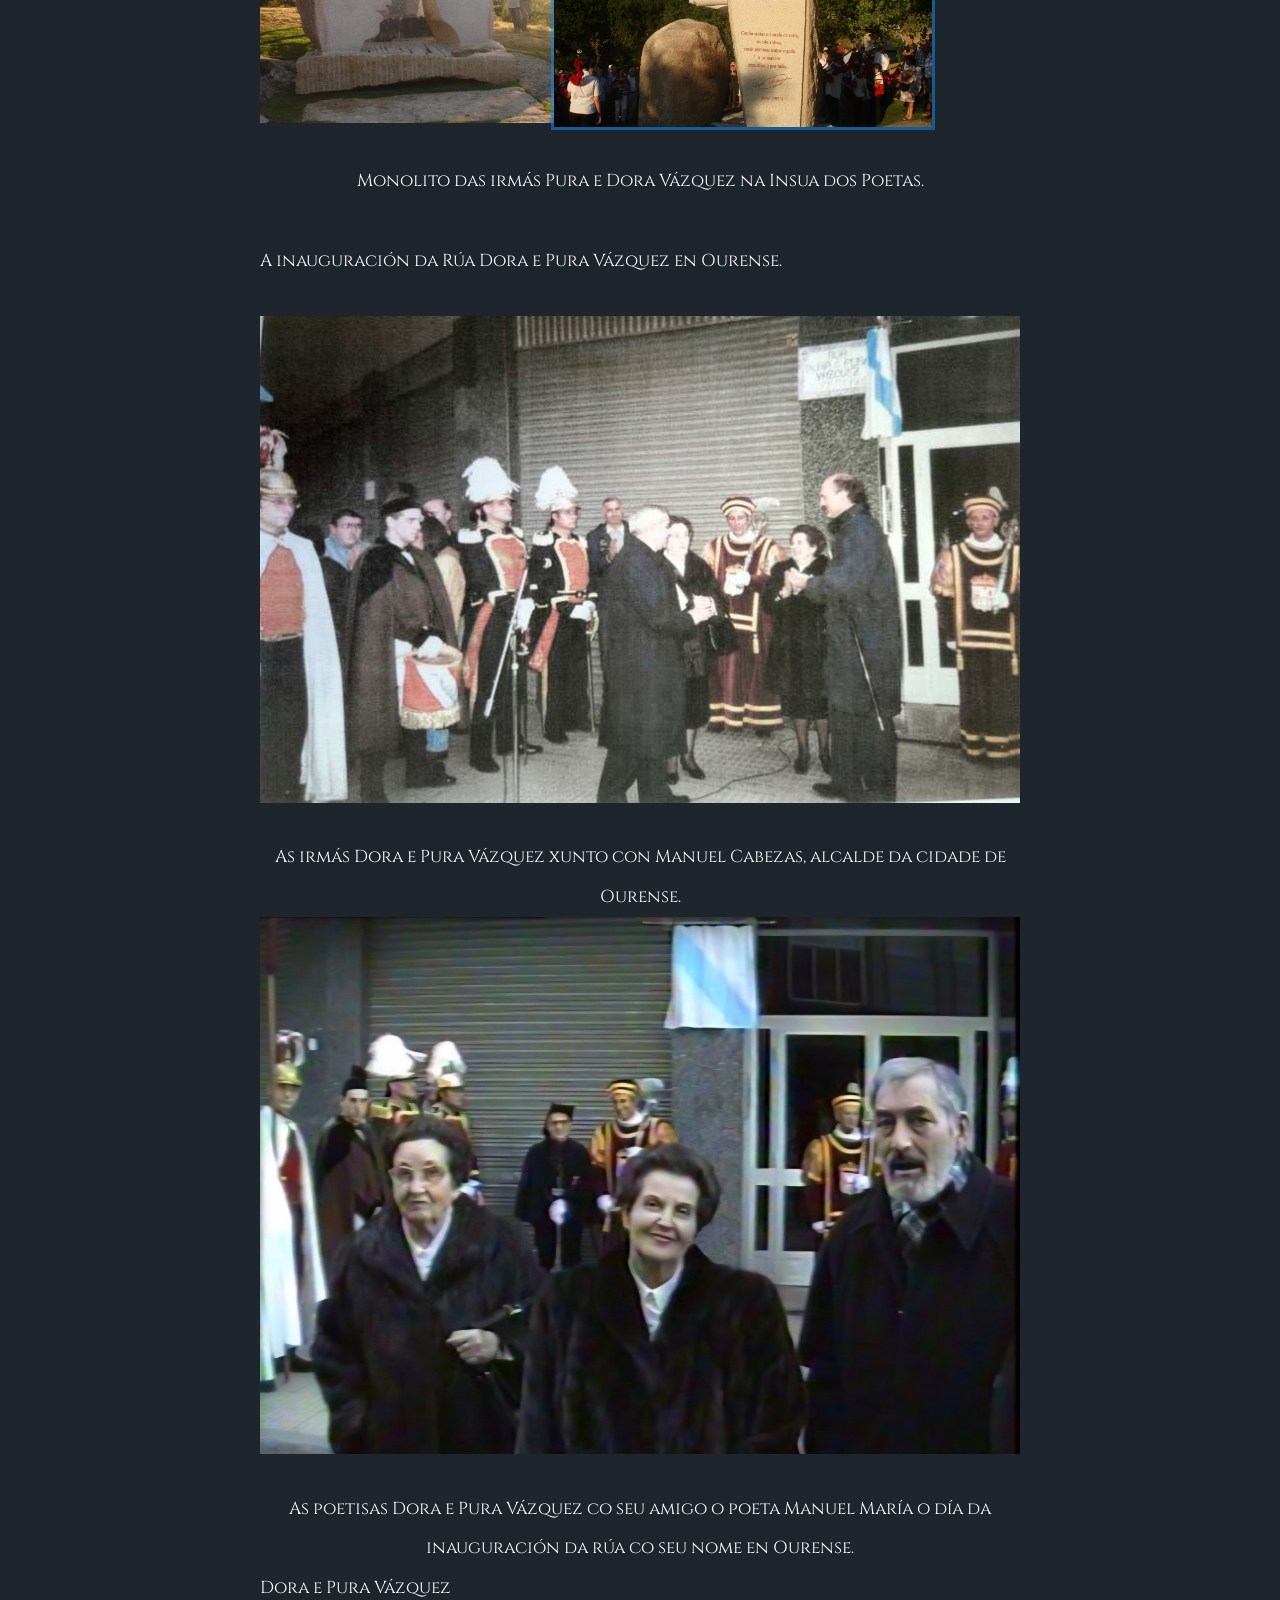
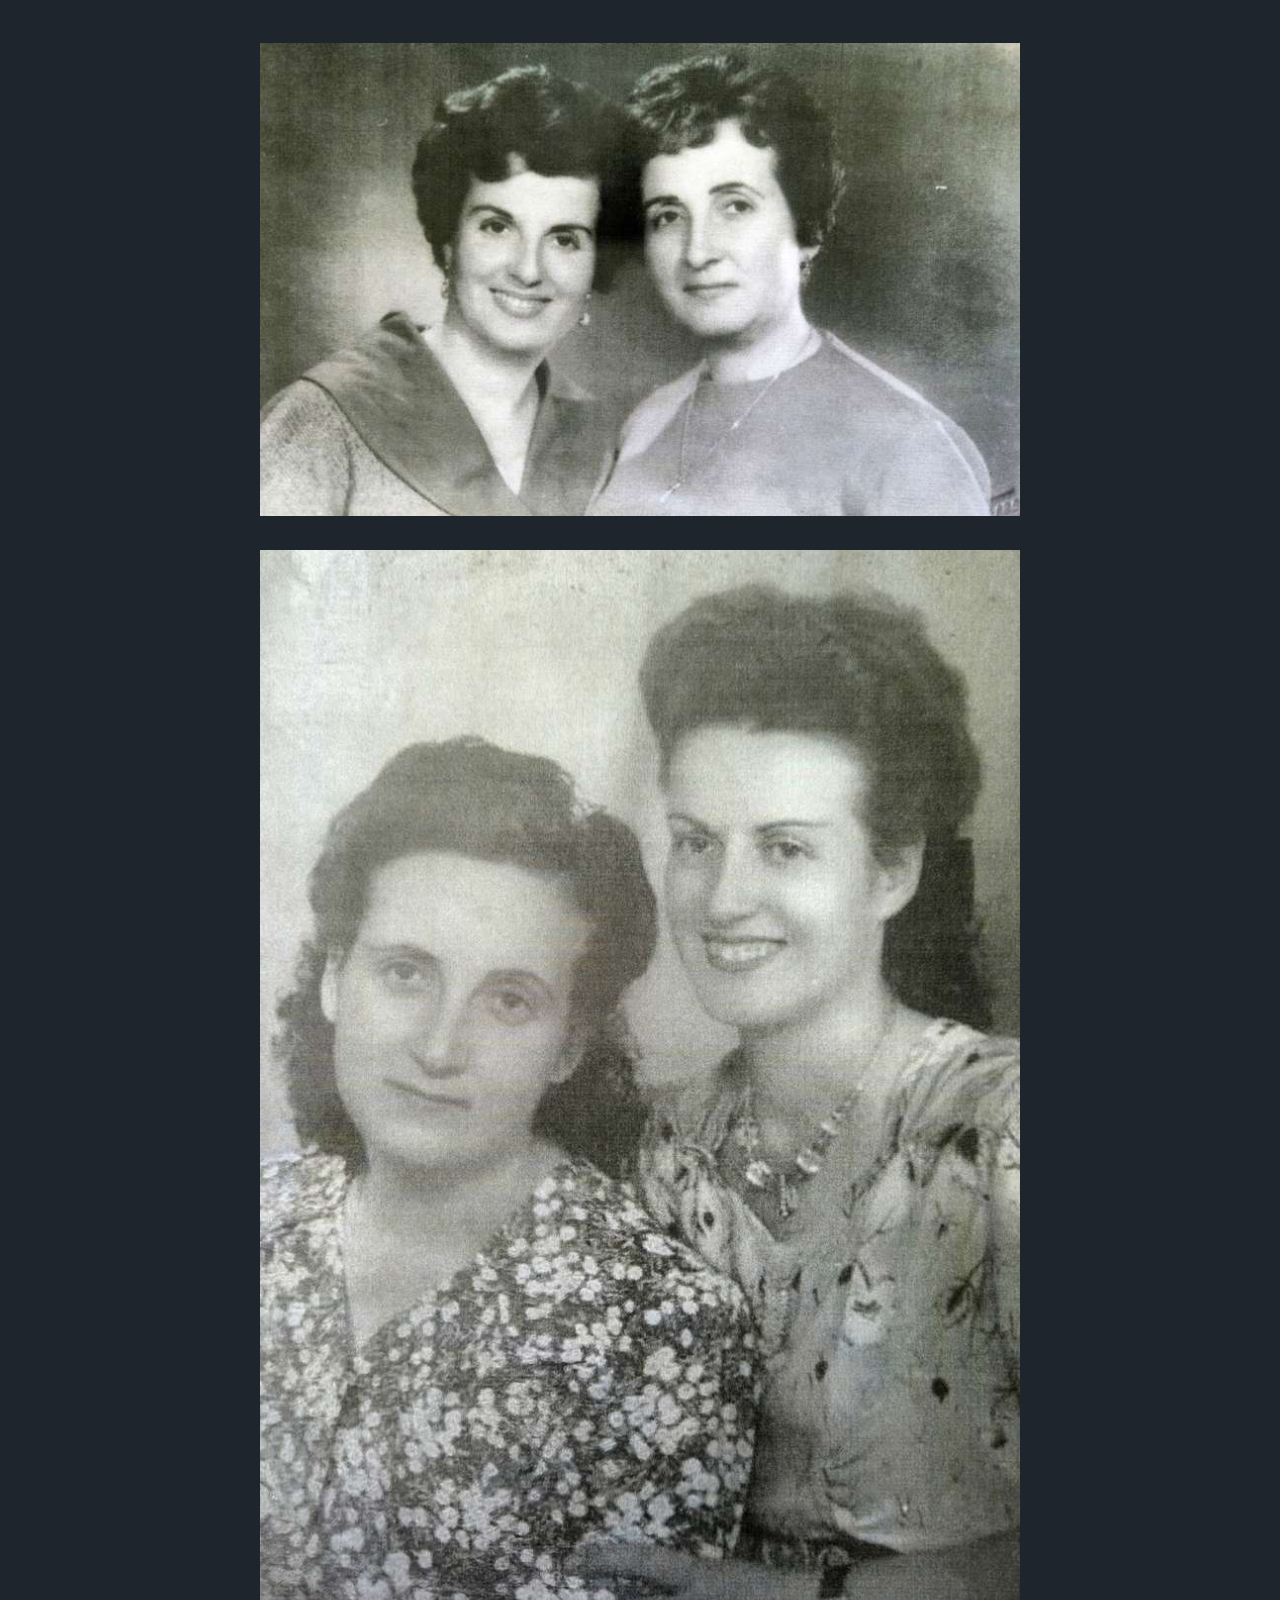
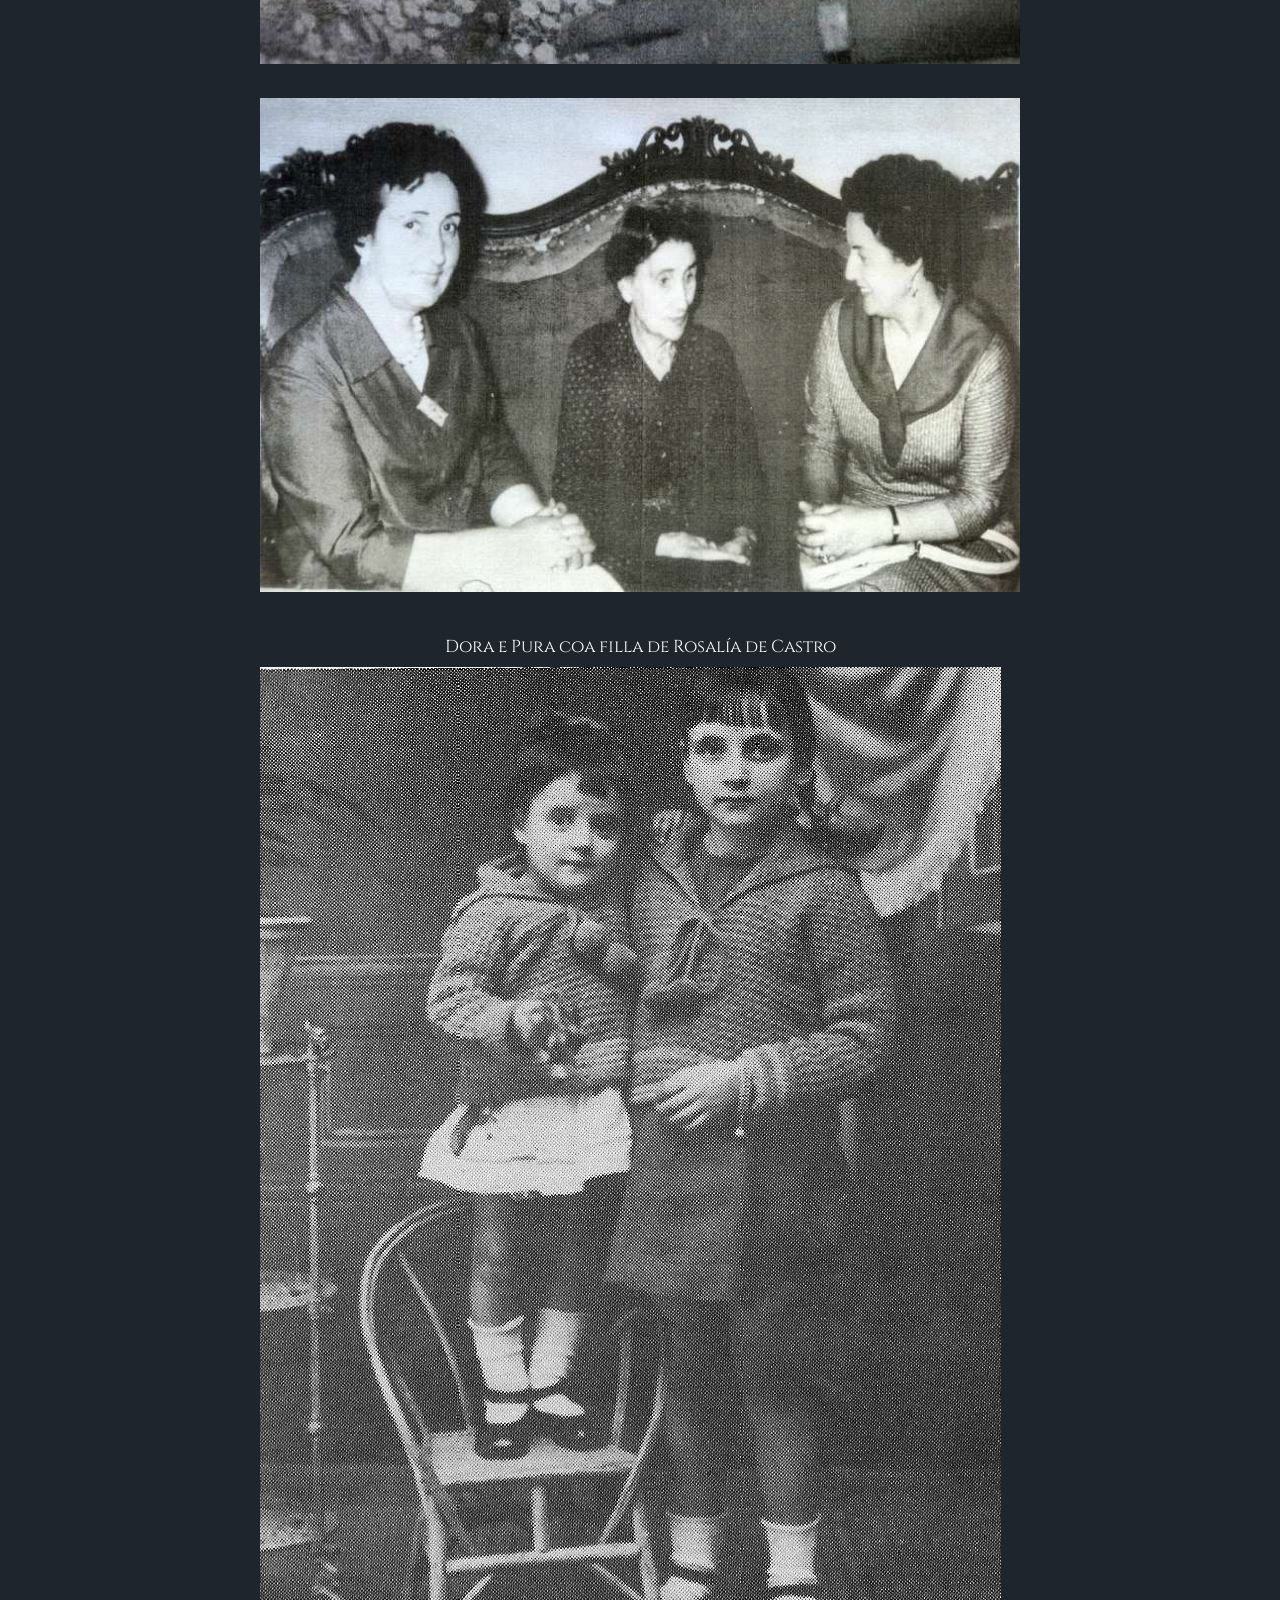
<file: fotografias/index.html>
<!DOCTYPE html><html lang="Galego"><head><meta charset="utf-8"><meta http-equiv="X-UA-Compatible" content="IE=edge"><meta name="viewport" content="width=device-width,initial-scale=1,user-scalable=no"><title>Fotografías - Dora Vázquez</title><meta name="description" content="Fotografías Dora Vázquez Dora Vázquez na esola de Teimende (Ourense) cos seus fillos Abelardo e Antonio. Inauguración da Praza Dora Vázquez en Teimende,&hellip;"><meta name="generator" content="Publii Open-Source CMS for Static Site"><link rel="canonical" href="https://doravazquez.github.io/gl/fotografias/"><link rel="alternate" type="application/atom+xml" href="https://doravazquez.github.io/gl/feed.xml" title="Dora Vázquez - RSS"><link rel="alternate" type="application/json" href="https://doravazquez.github.io/gl/feed.json" title="Dora Vázquez - JSON"><meta property="og:title" content="Fotografías"><meta property="og:site_name" content="Dora Vázquez"><meta property="og:description" content="Fotografías Dora Vázquez Dora Vázquez na esola de Teimende (Ourense) cos seus fillos Abelardo e Antonio. Inauguración da Praza Dora Vázquez en Teimende,&hellip;"><meta property="og:url" content="https://doravazquez.github.io/gl/fotografias/"><meta property="og:type" content="article"><link rel="preload" href="https://doravazquez.github.io/gl/assets/dynamic/fonts/cinzel/cinzel.woff2" as="font" type="font/woff2" crossorigin><link rel="stylesheet" href="https://doravazquez.github.io/gl/assets/css/fontawesome-all.min.css?v=a00e1bec9bab5f665438ad469499ed81"><link rel="stylesheet" href="https://doravazquez.github.io/gl/assets/css/style.css?v=62bfe375d1c3201918ad180cb5628c4c"><noscript><link rel="stylesheet" href="https://doravazquez.github.io/gl/assets/css/noscript.css?v=c3bc3bbb5aa1287f1f948dad5a327490"></noscript><script type="application/ld+json">{"@context":"http://schema.org","@type":"Article","mainEntityOfPage":{"@type":"WebPage","@id":"https://doravazquez.github.io/gl/fotografias/"},"headline":"Fotografías","datePublished":"2026-04-29T20:27+02:00","dateModified":"2026-05-19T17:23+02:00","description":"Fotografías Dora Vázquez Dora Vázquez na esola de Teimende (Ourense) cos seus fillos Abelardo e Antonio. Inauguración da Praza Dora Vázquez en Teimende,&hellip;","author":{"@type":"Person","name":"mespp","url":"https://doravazquez.github.io/gl/authors/mespp/"},"publisher":{"@type":"Organization","name":"mespp"}}</script><style>#wrapper > .bg {
               background-image: url(https://doravazquez.github.io/gl/assets/images/overlay.png), linear-gradient(0deg, rgba(0, 0, 0, 0.1), rgba(0, 0, 0, 0.1)), url(https://doravazquez.github.io/gl/media/website/ezgif-142cd1c5d48f26bb.gif);
           }</style><noscript><style>img[loading] {
                    opacity: 1;
                }</style></noscript></head><body class="is-preload page-template"><div id="wrapper"><header id="header"><a class="logo" href="https://doravazquez.github.io/gl/">Dora Vázquez</a></header><main id="main"><article class="post"><header class="major"><h1>Fotografías</h1><p class="post__inner"></p></header><div class="post__inner post__entry"><h2 class="align-center">Fotografías<figure class="post__image"><img loading="lazy" src="https://doravazquez.github.io/gl/media/posts/8/20260324_133449.jpg" alt="Dora Vázquez" width="3232" height="4948" sizes="(max-width: 48em) 100vw, 768px" srcset="https://doravazquez.github.io/gl/media/posts/8/responsive/20260324_133449-xs.jpg 300w, https://doravazquez.github.io/gl/media/posts/8/responsive/20260324_133449-sm.jpg 480w, https://doravazquez.github.io/gl/media/posts/8/responsive/20260324_133449-md.jpg 768w, https://doravazquez.github.io/gl/media/posts/8/responsive/20260324_133449-lg.jpg 1024w, https://doravazquez.github.io/gl/media/posts/8/responsive/20260324_133449-xl.jpg 1360w, https://doravazquez.github.io/gl/media/posts/8/responsive/20260324_133449-2xl.jpg 1600w"></figure></h2><address class="align-center">Dora Vázquez</address><address class="align-center"> </address><address> </address><address><figure class="post__image"><img loading="lazy" src="https://doravazquez.github.io/gl/media/posts/8/pura-y-dora-11-escuela-teimende-con-antonio-y-abelardo.jpg" alt="" width="726" height="1214" sizes="(max-width: 48em) 100vw, 768px" srcset="https://doravazquez.github.io/gl/media/posts/8/responsive/pura-y-dora-11-escuela-teimende-con-antonio-y-abelardo-xs.jpg 300w, https://doravazquez.github.io/gl/media/posts/8/responsive/pura-y-dora-11-escuela-teimende-con-antonio-y-abelardo-sm.jpg 480w, https://doravazquez.github.io/gl/media/posts/8/responsive/pura-y-dora-11-escuela-teimende-con-antonio-y-abelardo-md.jpg 768w, https://doravazquez.github.io/gl/media/posts/8/responsive/pura-y-dora-11-escuela-teimende-con-antonio-y-abelardo-lg.jpg 1024w, https://doravazquez.github.io/gl/media/posts/8/responsive/pura-y-dora-11-escuela-teimende-con-antonio-y-abelardo-xl.jpg 1360w, https://doravazquez.github.io/gl/media/posts/8/responsive/pura-y-dora-11-escuela-teimende-con-antonio-y-abelardo-2xl.jpg 1600w"></figure></address><address class="align-center">Dora Vázquez na esola de Teimende (Ourense) cos seus fillos Abelardo e Antonio.</address><h3>Inauguración da Praza Dora Vázquez en Teimende, Parada do Sil (Maio 2008).</h3><figure class="post__image"><img loading="lazy" src="https://doravazquez.github.io/gl/media/posts/8/image-1-2.png" alt="" width="1349" height="1012" sizes="(max-width: 48em) 100vw, 768px" srcset="https://doravazquez.github.io/gl/media/posts/8/responsive/image-1-2-xs.png 300w, https://doravazquez.github.io/gl/media/posts/8/responsive/image-1-2-sm.png 480w, https://doravazquez.github.io/gl/media/posts/8/responsive/image-1-2-md.png 768w, https://doravazquez.github.io/gl/media/posts/8/responsive/image-1-2-lg.png 1024w, https://doravazquez.github.io/gl/media/posts/8/responsive/image-1-2-xl.png 1360w, https://doravazquez.github.io/gl/media/posts/8/responsive/image-1-2-2xl.png 1600w"></figure><address class="align-center">A poetisa Dora Vázquez lendo unhas palabras no día da inauguración da praza co seu nome acompañada do rexedor do Concello, Paco Magide, no salón<br>de plenos do Concello de Parada do Sil.</address><address> </address><address><figure class="post__image"><img loading="lazy" src="https://doravazquez.github.io/gl/media/posts/8/ddd.png" alt="" width="1349" height="1012" sizes="(max-width: 48em) 100vw, 768px" srcset="https://doravazquez.github.io/gl/media/posts/8/responsive/ddd-xs.png 300w, https://doravazquez.github.io/gl/media/posts/8/responsive/ddd-sm.png 480w, https://doravazquez.github.io/gl/media/posts/8/responsive/ddd-md.png 768w, https://doravazquez.github.io/gl/media/posts/8/responsive/ddd-lg.png 1024w, https://doravazquez.github.io/gl/media/posts/8/responsive/ddd-xl.png 1360w, https://doravazquez.github.io/gl/media/posts/8/responsive/ddd-2xl.png 1600w"></figure></address><address class="align-center">Dora Vázquez no intre en que descubre a placa da praza que leva o seu nome.</address><figure class="post__image"><img loading="lazy" src="https://doravazquez.github.io/gl/media/posts/8/RECOPILACION-POETISA-DORA-VAZQUEZ.bmp" alt="" width="1349" height="1012"></figure><address class="align-center">A poetisa Dora Vázquez xunto o rexedor do Concello, Paco Magide.</address><address> </address><address class="align-center"><figure class="post__image"><img src="https://doravazquez.github.io/gl/media/posts/8/dsadsadsd.bmp" alt="" width="1349" height="1012"></figure></address><address class="align-center">A poetisa Dora Vázquez xunto o alcalde da vila, Paco Magide, e o seu bisneto Daniel o día da inauguración da praza do pobo que leva o seu nome.</address><address> </address><address><figure class="post__image"><img loading="lazy" src="https://doravazquez.github.io/gl/media/posts/8/ssdsafsdaf.bmp" alt="" width="1349" height="1012"></figure></address><address> </address><h3>A Asociación de Escritores en Lingua Galega (AELG) promoveu a homenaxe ás poetas Dora e Pura Vázquez (Xuño 2005).</h3><p> </p><address><figure class="post__image align-center"><img src="https://doravazquez.github.io/gl/media/posts/8/assadsda.bmp" alt="" width="1352" height="1802"></figure></address><address class="align-center">A cara da pedra cos versos de Dora Vázquez.</address><address> </address><address><figure class="post__image"><img loading="lazy" src="https://doravazquez.github.io/gl/media/posts/8/sddsfsd.bmp" alt="" width="1350" height="1013"></figure></address><address class="align-center">As poetisas Yolanda Castaño, Luz Pozo Garza e Pura Vázquez o día da homenaxe. Ó fondo a cara do monolito cos versos de Dora Vázquez que non puido<br>acudir ó acto por motivos de saúde.</address><h3>Certame xornalístico Dora Vázquez creado polo Concello de Arteixo (Xuño 2004).</h3><figure class="post__image"><img loading="lazy" src="https://doravazquez.github.io/gl/media/posts/8/gsdgsdgs.bmp" alt="" width="1152" height="864"></figure><address class="align-center">Certame xornalístico Dora Vázquez creado polo Concello de Arteixo (Xuño 2004).</address><address> </address><address><figure class="post__image"><img loading="lazy" src="https://doravazquez.github.io/gl/media/posts/8/fdhhgf.bmp" alt="" width="1349" height="812"></figure></address><address> </address><h3>Premio Deputación de Ourense Pura e Dora Vázquez (Xuño 2007).</h3><figure class="post__image"><img src="https://doravazquez.github.io/gl/media/posts/8/gfdgdf.bmp" alt="" width="329" height="247"></figure><figure class="post__image"><img loading="lazy" style="font-size: inherit; outline: rgba(13, 139, 242, 0.55) solid 3px !important;" src="https://doravazquez.github.io/gl/media/posts/8/dfgfdg-2.bmp" alt="" width="359" height="249"></figure><h3>Insua dos Poetas (Xullo 2016).</h3><figure class="post__image"><img loading="lazy" src="https://doravazquez.github.io/gl/media/posts/8/dsgfsdg.bmp" alt="" width="695" height="457"></figure><address class="align-center">Os fillos de Dora Vázquez na homenaxe na Insua dos Poetas.</address><address> </address><address><figure class="post__image"><img src="https://doravazquez.github.io/gl/media/posts/8/jhgjgh.bmp" alt="" width="294" height="280"></figure><figure class="post__image"><img loading="lazy" style="font-size: inherit; text-align: center; outline: rgba(13, 139, 242, 0.55) solid 3px !important;" src="https://doravazquez.github.io/gl/media/posts/8/hgjhgj.bmp" alt="" width="378" height="283"></figure></address><address class="align-center">Monolito das irmás Pura e Dora Vázquez na Insua dos Poetas.</address><address> </address><p>A inauguración da Rúa Dora e Pura Vázquez en Ourense.</p><figure class="post__image"><img loading="lazy" src="https://doravazquez.github.io/gl/media/posts/8/20260324_133527.jpg" alt="" width="4998" height="3200" sizes="(max-width: 48em) 100vw, 768px" srcset="https://doravazquez.github.io/gl/media/posts/8/responsive/20260324_133527-xs.jpg 300w, https://doravazquez.github.io/gl/media/posts/8/responsive/20260324_133527-sm.jpg 480w, https://doravazquez.github.io/gl/media/posts/8/responsive/20260324_133527-md.jpg 768w, https://doravazquez.github.io/gl/media/posts/8/responsive/20260324_133527-lg.jpg 1024w, https://doravazquez.github.io/gl/media/posts/8/responsive/20260324_133527-xl.jpg 1360w, https://doravazquez.github.io/gl/media/posts/8/responsive/20260324_133527-2xl.jpg 1600w"></figure><address class="align-center">As irmás Dora e Pura Vázquez xunto con Manuel Cabezas, alcalde da cidade de Ourense.</address><address><figure class="post__image"><img loading="lazy" src="https://doravazquez.github.io/gl/media/posts/8/hgjghj.bmp" alt="" width="1350" height="954"></figure></address><address class="align-center">As poetisas Dora e Pura Vázquez co seu amigo o poeta Manuel María o día da inauguración da rúa co seu nome en Ourense.</address><p>Dora e Pura Vázquez</p><figure class="post__image"><img loading="lazy" src="https://doravazquez.github.io/gl/media/posts/8/20260324_133508.jpg" alt="" width="5066" height="3156" sizes="(max-width: 48em) 100vw, 768px" srcset="https://doravazquez.github.io/gl/media/posts/8/responsive/20260324_133508-xs.jpg 300w, https://doravazquez.github.io/gl/media/posts/8/responsive/20260324_133508-sm.jpg 480w, https://doravazquez.github.io/gl/media/posts/8/responsive/20260324_133508-md.jpg 768w, https://doravazquez.github.io/gl/media/posts/8/responsive/20260324_133508-lg.jpg 1024w, https://doravazquez.github.io/gl/media/posts/8/responsive/20260324_133508-xl.jpg 1360w, https://doravazquez.github.io/gl/media/posts/8/responsive/20260324_133508-2xl.jpg 1600w"></figure><figure class="post__image"><img loading="lazy" src="https://doravazquez.github.io/gl/media/posts/8/20260324_133458.jpg" alt="" width="3304" height="4838" sizes="(max-width: 48em) 100vw, 768px" srcset="https://doravazquez.github.io/gl/media/posts/8/responsive/20260324_133458-xs.jpg 300w, https://doravazquez.github.io/gl/media/posts/8/responsive/20260324_133458-sm.jpg 480w, https://doravazquez.github.io/gl/media/posts/8/responsive/20260324_133458-md.jpg 768w, https://doravazquez.github.io/gl/media/posts/8/responsive/20260324_133458-lg.jpg 1024w, https://doravazquez.github.io/gl/media/posts/8/responsive/20260324_133458-xl.jpg 1360w, https://doravazquez.github.io/gl/media/posts/8/responsive/20260324_133458-2xl.jpg 1600w"></figure><figure class="post__image"><img loading="lazy" src="https://doravazquez.github.io/gl/media/posts/8/20260324_133517.jpg" alt="" width="4962" height="3222" sizes="(max-width: 48em) 100vw, 768px" srcset="https://doravazquez.github.io/gl/media/posts/8/responsive/20260324_133517-xs.jpg 300w, https://doravazquez.github.io/gl/media/posts/8/responsive/20260324_133517-sm.jpg 480w, https://doravazquez.github.io/gl/media/posts/8/responsive/20260324_133517-md.jpg 768w, https://doravazquez.github.io/gl/media/posts/8/responsive/20260324_133517-lg.jpg 1024w, https://doravazquez.github.io/gl/media/posts/8/responsive/20260324_133517-xl.jpg 1360w, https://doravazquez.github.io/gl/media/posts/8/responsive/20260324_133517-2xl.jpg 1600w"></figure><address class="align-center">Dora e Pura coa filla de Rosalía de Castro</address><address><figure class="post__image"><img loading="lazy" src="https://doravazquez.github.io/gl/media/posts/8/pura-y-dora1.jpg" alt="" width="741" height="1029" sizes="(max-width: 48em) 100vw, 768px" srcset="https://doravazquez.github.io/gl/media/posts/8/responsive/pura-y-dora1-xs.jpg 300w, https://doravazquez.github.io/gl/media/posts/8/responsive/pura-y-dora1-sm.jpg 480w, https://doravazquez.github.io/gl/media/posts/8/responsive/pura-y-dora1-md.jpg 768w, https://doravazquez.github.io/gl/media/posts/8/responsive/pura-y-dora1-lg.jpg 1024w, https://doravazquez.github.io/gl/media/posts/8/responsive/pura-y-dora1-xl.jpg 1360w, https://doravazquez.github.io/gl/media/posts/8/responsive/pura-y-dora1-2xl.jpg 1600w"></figure></address><figure class="post__image"><img loading="lazy" src="https://doravazquez.github.io/gl/media/posts/8/pura-y-dora-2-2.jpg" alt="" width="730" height="1054" sizes="(max-width: 48em) 100vw, 768px" srcset="https://doravazquez.github.io/gl/media/posts/8/responsive/pura-y-dora-2-2-xs.jpg 300w, https://doravazquez.github.io/gl/media/posts/8/responsive/pura-y-dora-2-2-sm.jpg 480w, https://doravazquez.github.io/gl/media/posts/8/responsive/pura-y-dora-2-2-md.jpg 768w, https://doravazquez.github.io/gl/media/posts/8/responsive/pura-y-dora-2-2-lg.jpg 1024w, https://doravazquez.github.io/gl/media/posts/8/responsive/pura-y-dora-2-2-xl.jpg 1360w, https://doravazquez.github.io/gl/media/posts/8/responsive/pura-y-dora-2-2-2xl.jpg 1600w"></figure><address> </address><address><figure class="post__image"><img src="https://doravazquez.github.io/gl/media/posts/8/pura-y-dora-5.jpg" alt="" width="865" height="981" sizes="(max-width: 48em) 100vw, 768px" srcset="https://doravazquez.github.io/gl/media/posts/8/responsive/pura-y-dora-5-xs.jpg 300w, https://doravazquez.github.io/gl/media/posts/8/responsive/pura-y-dora-5-sm.jpg 480w, https://doravazquez.github.io/gl/media/posts/8/responsive/pura-y-dora-5-md.jpg 768w, https://doravazquez.github.io/gl/media/posts/8/responsive/pura-y-dora-5-lg.jpg 1024w, https://doravazquez.github.io/gl/media/posts/8/responsive/pura-y-dora-5-xl.jpg 1360w, https://doravazquez.github.io/gl/media/posts/8/responsive/pura-y-dora-5-2xl.jpg 1600w"></figure></address><address class="align-center">Dora e Pura cos seus pais</address><address><figure class="post__image"><img loading="lazy" src="https://doravazquez.github.io/gl/media/posts/8/pura-y-dora-7-80.jpg" alt="" width="939" height="657" sizes="(max-width: 48em) 100vw, 768px" srcset="https://doravazquez.github.io/gl/media/posts/8/responsive/pura-y-dora-7-80-xs.jpg 300w, https://doravazquez.github.io/gl/media/posts/8/responsive/pura-y-dora-7-80-sm.jpg 480w, https://doravazquez.github.io/gl/media/posts/8/responsive/pura-y-dora-7-80-md.jpg 768w, https://doravazquez.github.io/gl/media/posts/8/responsive/pura-y-dora-7-80-lg.jpg 1024w, https://doravazquez.github.io/gl/media/posts/8/responsive/pura-y-dora-7-80-xl.jpg 1360w, https://doravazquez.github.io/gl/media/posts/8/responsive/pura-y-dora-7-80-2xl.jpg 1600w"></figure></address><address> </address><address><figure class="post__image"><img loading="lazy" src="https://doravazquez.github.io/gl/media/posts/8/pura-y-dora-8-90.jpg" alt="" width="950" height="671" sizes="(max-width: 48em) 100vw, 768px" srcset="https://doravazquez.github.io/gl/media/posts/8/responsive/pura-y-dora-8-90-xs.jpg 300w, https://doravazquez.github.io/gl/media/posts/8/responsive/pura-y-dora-8-90-sm.jpg 480w, https://doravazquez.github.io/gl/media/posts/8/responsive/pura-y-dora-8-90-md.jpg 768w, https://doravazquez.github.io/gl/media/posts/8/responsive/pura-y-dora-8-90-lg.jpg 1024w, https://doravazquez.github.io/gl/media/posts/8/responsive/pura-y-dora-8-90-xl.jpg 1360w, https://doravazquez.github.io/gl/media/posts/8/responsive/pura-y-dora-8-90-2xl.jpg 1600w"></figure></address><p> </p></div></article></main><footer id="copyright"><ul><li>FOGAR DE SANTA MARGARIDA</li></ul><p> </p></footer></div><script src="https://doravazquez.github.io/gl/assets/js/jquery.min.js?v=b83db83a1d89113ee03ab730efa48c7a"></script><script src="https://doravazquez.github.io/gl/assets/js/jquery.scrollex.min.js?v=f89065e3d988006af9791b44561d7c90"></script><script src="https://doravazquez.github.io/gl/assets/js/jquery.scrolly.min.js?v=1ed5a78bde1476875a40f6b9ff44fc14"></script><script src="https://doravazquez.github.io/gl/assets/js/browser.min.js?v=4ebb0929ae5211dcb31336073eba2432"></script><script src="https://doravazquez.github.io/gl/assets/js/breakpoints.min.js?v=d3022c8af7963ec46aa3692f5948a1ba"></script><script src="https://doravazquez.github.io/gl/assets/js/util.min.js?v=4201a626f8c9b614a663b3a1d7d82615"></script><script src="https://doravazquez.github.io/gl/assets/js/main.min.js?v=56233c354bd814758be8bff42f7e13a5"></script><script>/*<![CDATA[*/var images=document.querySelectorAll("img[loading]");for(var i=0;i<images.length;i++){if(images[i].complete){images[i].classList.add("is-loaded")}else{images[i].addEventListener("load",function(){this.classList.add("is-loaded")},false)}};/*]]>*/</script></body></html>
</file>
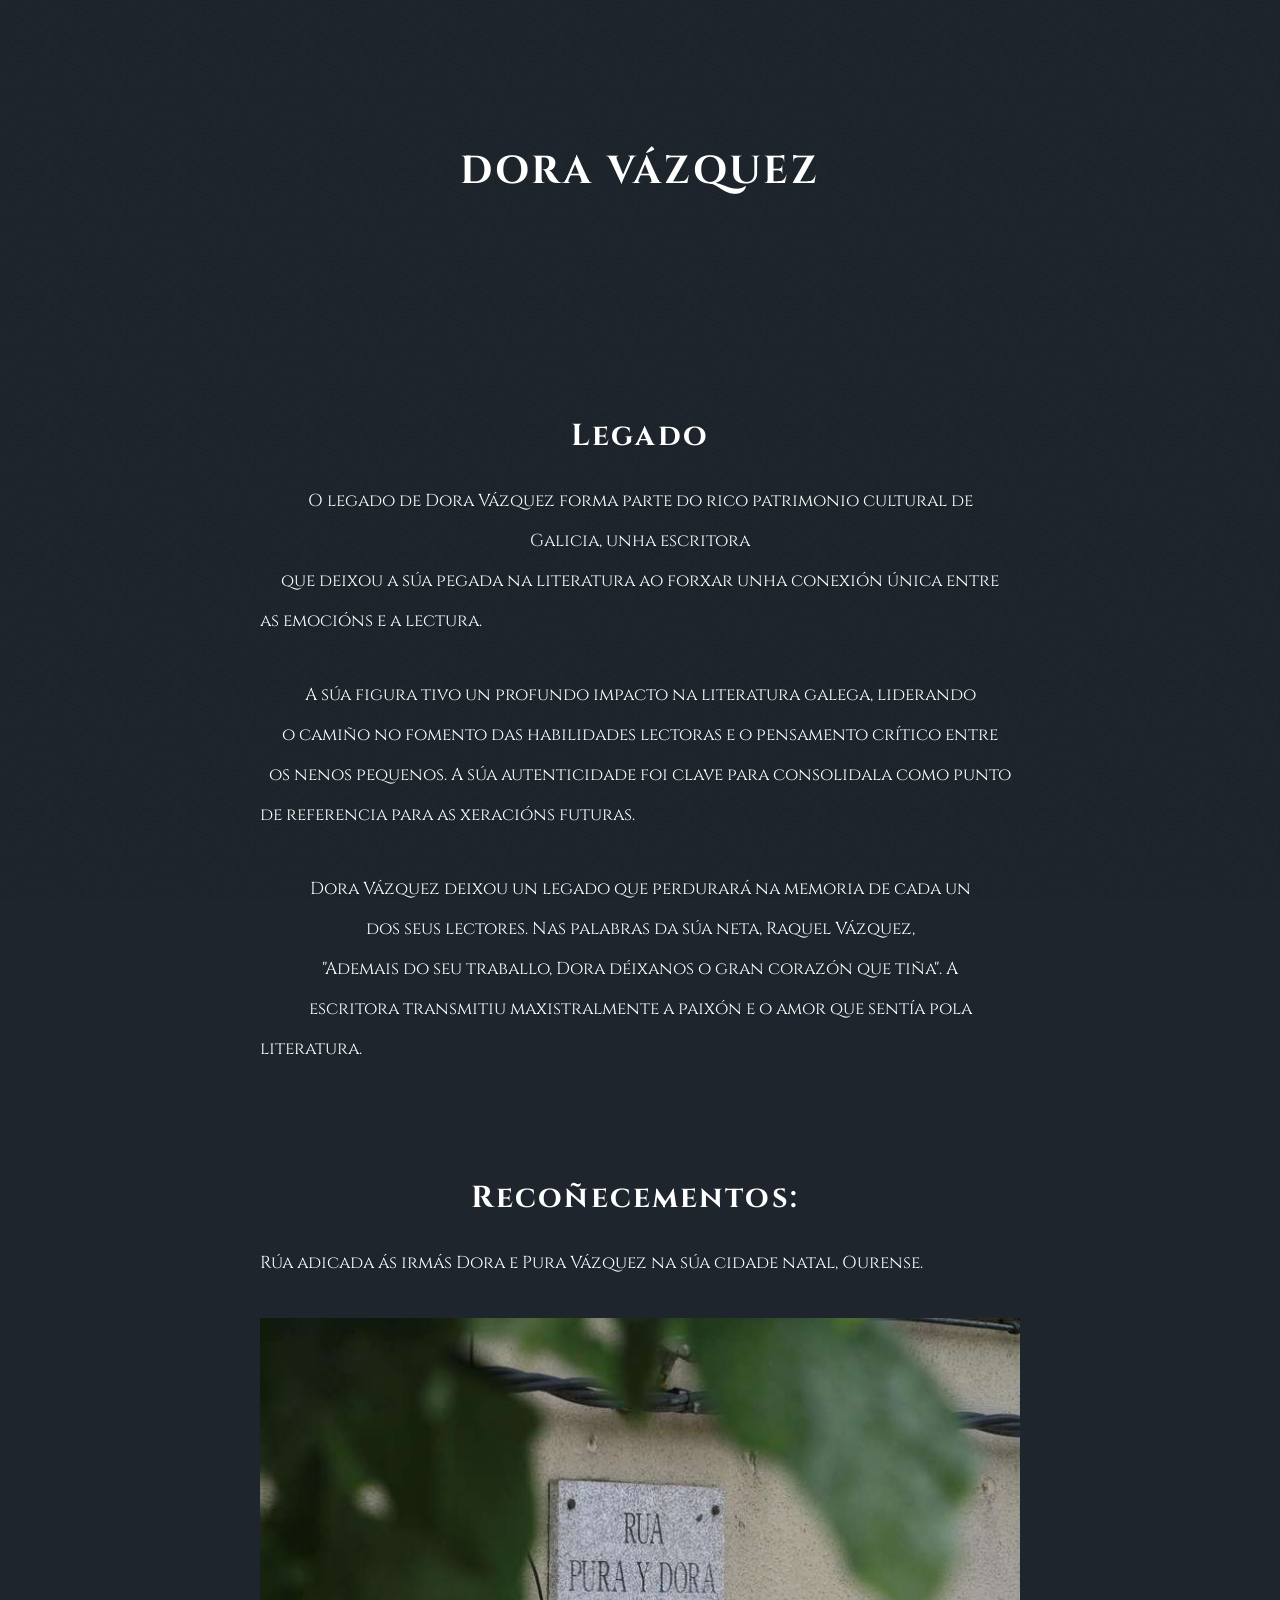
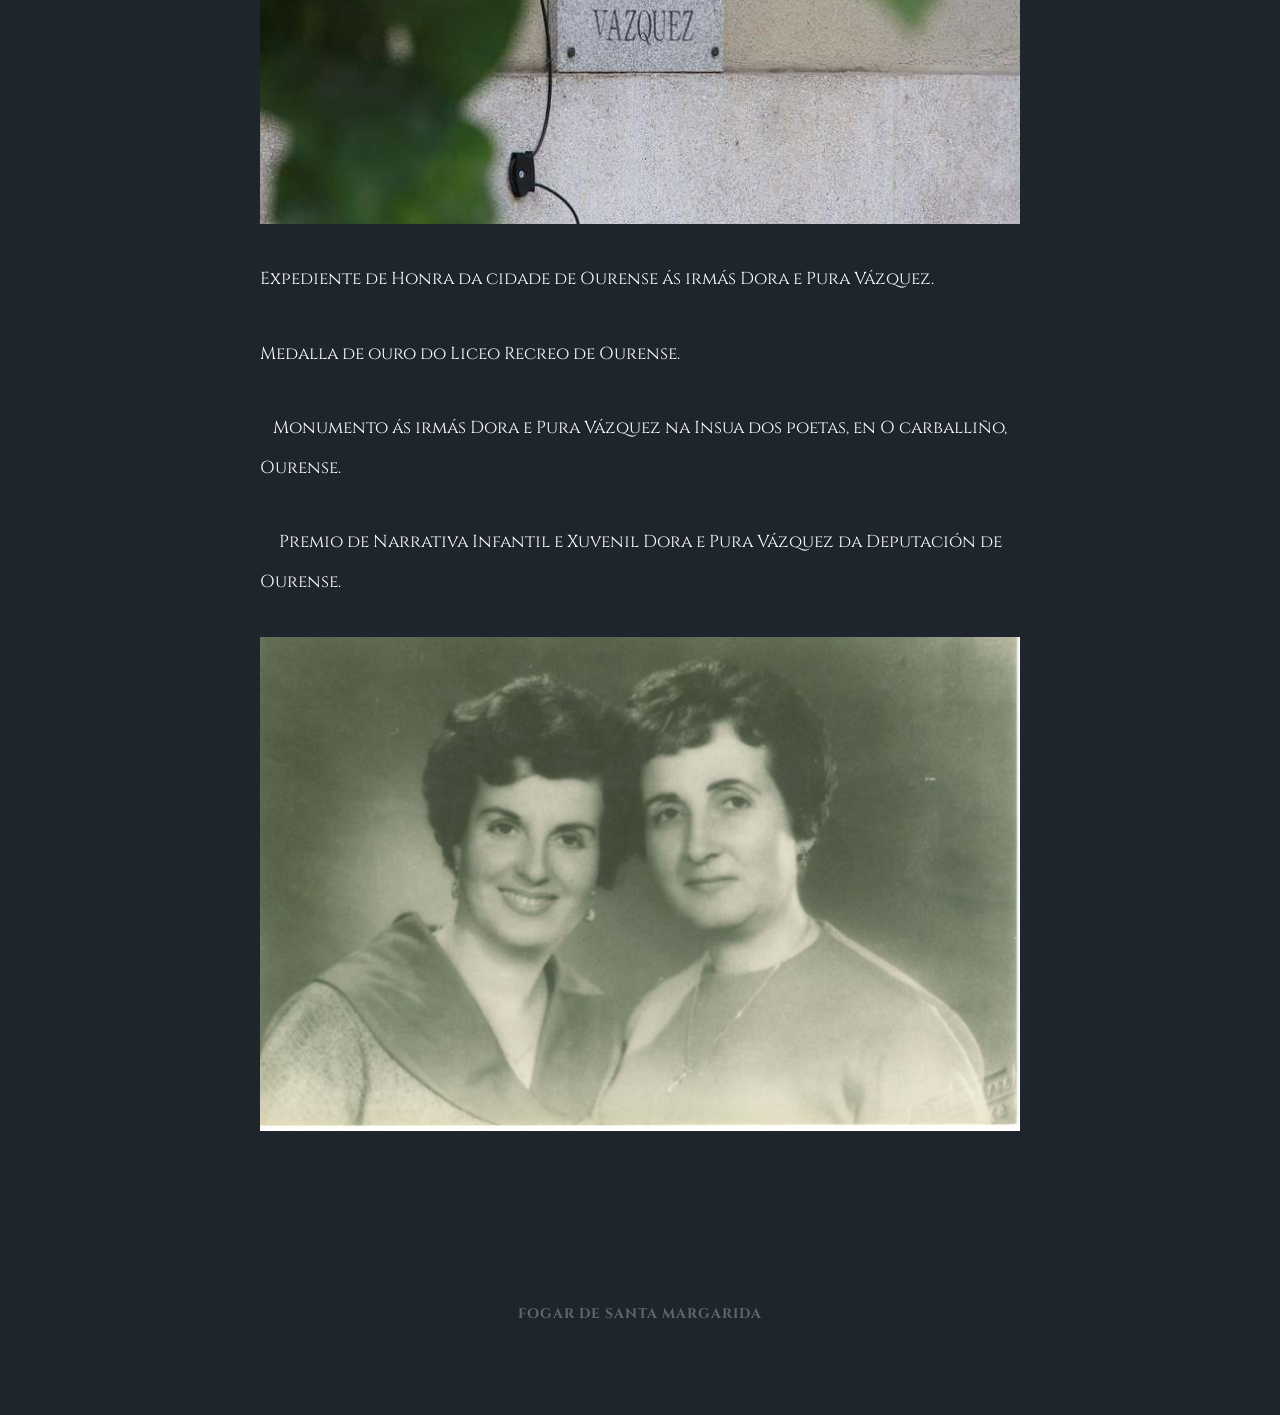
<file: legado/index.html>
<!DOCTYPE html><html lang="Galego"><head><meta charset="utf-8"><meta http-equiv="X-UA-Compatible" content="IE=edge"><meta name="viewport" content="width=device-width,initial-scale=1,user-scalable=no"><title>Legado - Dora Vázquez</title><meta name="description" content="Legado O legado de Dora Vázquez forma parte do rico patrimonio cultural de Galicia, unha escritora que deixou a súa pegada na literatura ao forxar unha conexión única entre as emocións e a lectura. A súa figura tivo un profundo impacto na literatura galega,&hellip;"><meta name="generator" content="Publii Open-Source CMS for Static Site"><link rel="canonical" href="https://doravazquez.github.io/gl/legado/"><link rel="alternate" type="application/atom+xml" href="https://doravazquez.github.io/gl/feed.xml" title="Dora Vázquez - RSS"><link rel="alternate" type="application/json" href="https://doravazquez.github.io/gl/feed.json" title="Dora Vázquez - JSON"><meta property="og:title" content="Legado"><meta property="og:site_name" content="Dora Vázquez"><meta property="og:description" content="Legado O legado de Dora Vázquez forma parte do rico patrimonio cultural de Galicia, unha escritora que deixou a súa pegada na literatura ao forxar unha conexión única entre as emocións e a lectura. A súa figura tivo un profundo impacto na literatura galega,&hellip;"><meta property="og:url" content="https://doravazquez.github.io/gl/legado/"><meta property="og:type" content="article"><link rel="preload" href="https://doravazquez.github.io/gl/assets/dynamic/fonts/cinzel/cinzel.woff2" as="font" type="font/woff2" crossorigin><link rel="stylesheet" href="https://doravazquez.github.io/gl/assets/css/fontawesome-all.min.css?v=a00e1bec9bab5f665438ad469499ed81"><link rel="stylesheet" href="https://doravazquez.github.io/gl/assets/css/style.css?v=62bfe375d1c3201918ad180cb5628c4c"><noscript><link rel="stylesheet" href="https://doravazquez.github.io/gl/assets/css/noscript.css?v=c3bc3bbb5aa1287f1f948dad5a327490"></noscript><script type="application/ld+json">{"@context":"http://schema.org","@type":"Article","mainEntityOfPage":{"@type":"WebPage","@id":"https://doravazquez.github.io/gl/legado/"},"headline":"Legado","datePublished":"2026-04-28T21:01+02:00","dateModified":"2026-05-19T20:35+02:00","description":"Legado O legado de Dora Vázquez forma parte do rico patrimonio cultural de Galicia, unha escritora que deixou a súa pegada na literatura ao forxar unha conexión única entre as emocións e a lectura. A súa figura tivo un profundo impacto na literatura galega,&hellip;","author":{"@type":"Person","name":"mespp","url":"https://doravazquez.github.io/gl/authors/mespp/"},"publisher":{"@type":"Organization","name":"mespp"}}</script><style>#wrapper > .bg {
               background-image: url(https://doravazquez.github.io/gl/assets/images/overlay.png), linear-gradient(0deg, rgba(0, 0, 0, 0.1), rgba(0, 0, 0, 0.1)), url(https://doravazquez.github.io/gl/media/website/ezgif-142cd1c5d48f26bb.gif);
           }</style><noscript><style>img[loading] {
                    opacity: 1;
                }</style></noscript></head><body class="is-preload page-template"><div id="wrapper"><header id="header"><a class="logo" href="https://doravazquez.github.io/gl/">Dora Vázquez</a></header><main id="main"><article class="post"><header class="major"><h1>Legado</h1><p class="post__inner"></p></header><div class="post__inner post__entry"><h2 class="align-center">Legado</h2><p class="align-center"><span data-contrast="auto">O legado de Dora Vázquez forma parte do rico patrimonio cultural de Galicia, unha escritora que deixou a súa pegada na literatura ao forxar unha conexión única entre as emocións e a lectura.</span><span data-ccp-props="{}"> </span></p><p class="align-center"><span data-contrast="auto">A súa figura tivo un profundo impacto na literatura galega, liderando o camiño no fomento das habilidades lectoras e o pensamento crítico entre os nenos pequenos. A súa autenticidade foi clave para consolidala como punto de referencia para as xeracións futuras.</span><span data-ccp-props="{}"> </span></p><p class="align-center"><span data-contrast="auto">Dora Vázquez deixou un legado que perdurará na memoria de cada un dos seus lectores. Nas palabras da súa neta, Raquel Vázquez, "Ademais do seu traballo, Dora déixanos o gran corazón que tiña". A escritora transmitiu maxistralmente a paixón e o amor que sentía pola literatura.</span><span data-ccp-props="{}"> </span></p><p class="align-center"> </p><h2 class="align-center"><span data-contrast="auto">Recoñecementos:</span><span data-ccp-props="{}"> </span></h2><p class="align-center"><span data-contrast="auto">Rúa adicada ás irmás Dora e Pura Vázquez na súa cidade natal, Ourense.</span></p><figure class="post__image"><img loading="lazy" src="https://doravazquez.github.io/gl/media/posts/7/28e9e0a6-4617-4cb1-83c4-cd992ba4e5e6_alta-libre-aspect-ratio_default_0.jpg" alt="" width="1200" height="800" sizes="(max-width: 48em) 100vw, 768px" srcset="https://doravazquez.github.io/gl/media/posts/7/responsive/28e9e0a6-4617-4cb1-83c4-cd992ba4e5e6_alta-libre-aspect-ratio_default_0-xs.jpg 300w, https://doravazquez.github.io/gl/media/posts/7/responsive/28e9e0a6-4617-4cb1-83c4-cd992ba4e5e6_alta-libre-aspect-ratio_default_0-sm.jpg 480w, https://doravazquez.github.io/gl/media/posts/7/responsive/28e9e0a6-4617-4cb1-83c4-cd992ba4e5e6_alta-libre-aspect-ratio_default_0-md.jpg 768w, https://doravazquez.github.io/gl/media/posts/7/responsive/28e9e0a6-4617-4cb1-83c4-cd992ba4e5e6_alta-libre-aspect-ratio_default_0-lg.jpg 1024w, https://doravazquez.github.io/gl/media/posts/7/responsive/28e9e0a6-4617-4cb1-83c4-cd992ba4e5e6_alta-libre-aspect-ratio_default_0-xl.jpg 1360w, https://doravazquez.github.io/gl/media/posts/7/responsive/28e9e0a6-4617-4cb1-83c4-cd992ba4e5e6_alta-libre-aspect-ratio_default_0-2xl.jpg 1600w"></figure><p class="align-center"><span data-contrast="auto">Expediente de Honra da cidade de Ourense ás irmás Dora e Pura Vázquez.</span><span data-ccp-props="{}"> </span></p><p class="align-center"><span data-contrast="auto">Medalla de ouro do Liceo Recreo de Ourense.</span></p><p class="align-center"><span data-contrast="auto">Monumento ás irmás Dora e Pura Vázquez na Insua dos poetas, en O carballiño, Ourense.</span></p><p class="align-center"><span data-contrast="auto">Premio de Narrativa Infantil e Xuvenil Dora e Pura Vázquez da Deputación de Ourense.</span><span data-ccp-props="{}"> </span></p><figure class="post__image align-center"><img loading="lazy" src="https://doravazquez.github.io/gl/media/posts/7/dasdsa-2.png" alt="" width="912" height="593" sizes="(max-width: 48em) 100vw, 768px" srcset="https://doravazquez.github.io/gl/media/posts/7/responsive/dasdsa-2-xs.png 300w, https://doravazquez.github.io/gl/media/posts/7/responsive/dasdsa-2-sm.png 480w, https://doravazquez.github.io/gl/media/posts/7/responsive/dasdsa-2-md.png 768w, https://doravazquez.github.io/gl/media/posts/7/responsive/dasdsa-2-lg.png 1024w, https://doravazquez.github.io/gl/media/posts/7/responsive/dasdsa-2-xl.png 1360w, https://doravazquez.github.io/gl/media/posts/7/responsive/dasdsa-2-2xl.png 1600w"></figure></div></article></main><footer id="copyright"><ul><li>FOGAR DE SANTA MARGARIDA</li></ul><p> </p></footer></div><script src="https://doravazquez.github.io/gl/assets/js/jquery.min.js?v=b83db83a1d89113ee03ab730efa48c7a"></script><script src="https://doravazquez.github.io/gl/assets/js/jquery.scrollex.min.js?v=f89065e3d988006af9791b44561d7c90"></script><script src="https://doravazquez.github.io/gl/assets/js/jquery.scrolly.min.js?v=1ed5a78bde1476875a40f6b9ff44fc14"></script><script src="https://doravazquez.github.io/gl/assets/js/browser.min.js?v=4ebb0929ae5211dcb31336073eba2432"></script><script src="https://doravazquez.github.io/gl/assets/js/breakpoints.min.js?v=d3022c8af7963ec46aa3692f5948a1ba"></script><script src="https://doravazquez.github.io/gl/assets/js/util.min.js?v=4201a626f8c9b614a663b3a1d7d82615"></script><script src="https://doravazquez.github.io/gl/assets/js/main.min.js?v=56233c354bd814758be8bff42f7e13a5"></script><script>/*<![CDATA[*/var images=document.querySelectorAll("img[loading]");for(var i=0;i<images.length;i++){if(images[i].complete){images[i].classList.add("is-loaded")}else{images[i].addEventListener("load",function(){this.classList.add("is-loaded")},false)}};/*]]>*/</script></body></html>
</file>
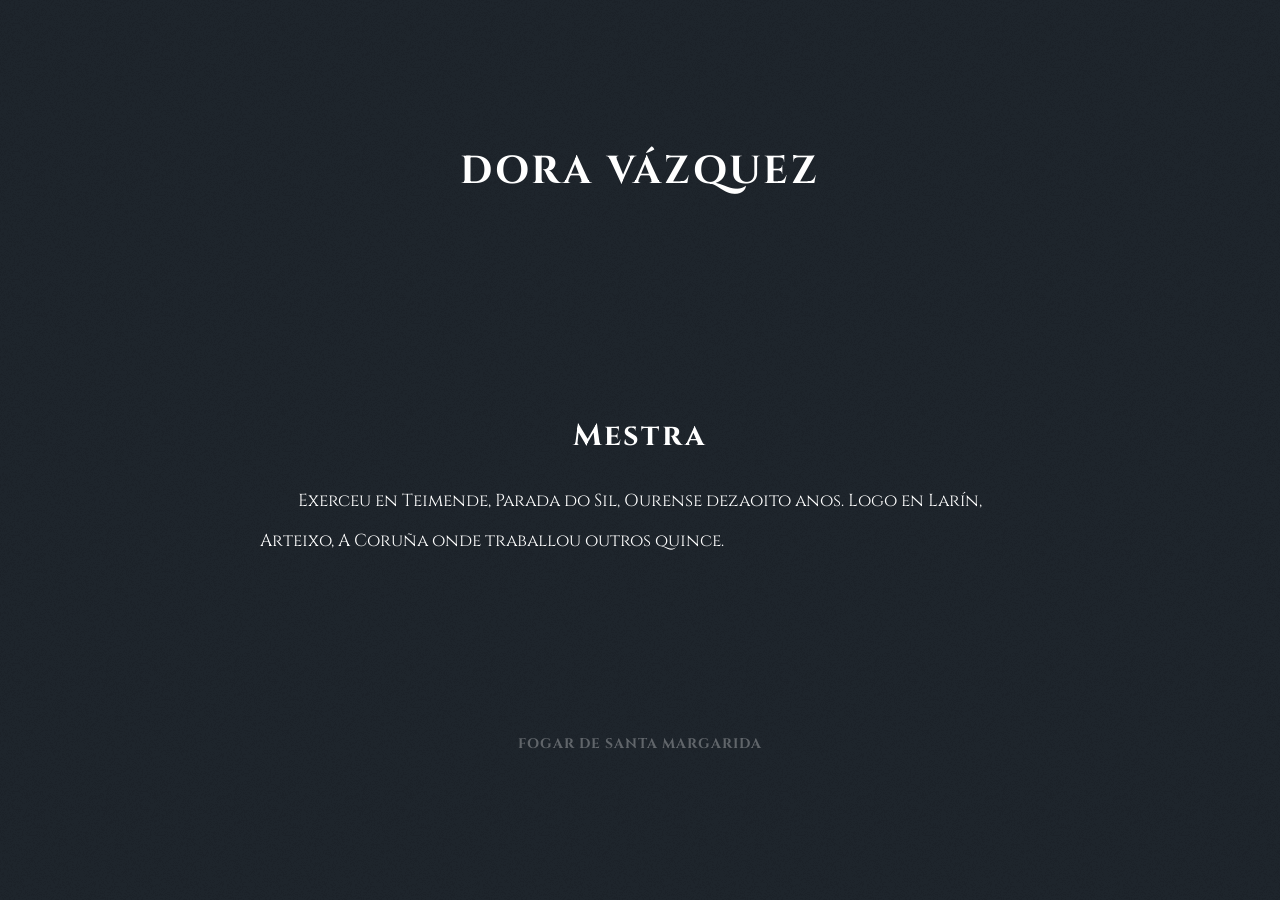
<file: mestra/index.html>
<!DOCTYPE html><html lang="Galego"><head><meta charset="utf-8"><meta http-equiv="X-UA-Compatible" content="IE=edge"><meta name="viewport" content="width=device-width,initial-scale=1,user-scalable=no"><title>Mestra - Dora Vázquez</title><meta name="description" content="Mestra Exerceu en Teimende, Parada do Sil, Ourense dezaoito anos. Logo en Larín, Arteixo, A Coruña onde traballou outros quince. "><meta name="generator" content="Publii Open-Source CMS for Static Site"><link rel="canonical" href="https://doravazquez.github.io/gl/mestra/"><link rel="alternate" type="application/atom+xml" href="https://doravazquez.github.io/gl/feed.xml" title="Dora Vázquez - RSS"><link rel="alternate" type="application/json" href="https://doravazquez.github.io/gl/feed.json" title="Dora Vázquez - JSON"><meta property="og:title" content="Mestra"><meta property="og:site_name" content="Dora Vázquez"><meta property="og:description" content="Mestra Exerceu en Teimende, Parada do Sil, Ourense dezaoito anos. Logo en Larín, Arteixo, A Coruña onde traballou outros quince. "><meta property="og:url" content="https://doravazquez.github.io/gl/mestra/"><meta property="og:type" content="article"><link rel="preload" href="https://doravazquez.github.io/gl/assets/dynamic/fonts/cinzel/cinzel.woff2" as="font" type="font/woff2" crossorigin><link rel="stylesheet" href="https://doravazquez.github.io/gl/assets/css/fontawesome-all.min.css?v=a00e1bec9bab5f665438ad469499ed81"><link rel="stylesheet" href="https://doravazquez.github.io/gl/assets/css/style.css?v=62bfe375d1c3201918ad180cb5628c4c"><noscript><link rel="stylesheet" href="https://doravazquez.github.io/gl/assets/css/noscript.css?v=c3bc3bbb5aa1287f1f948dad5a327490"></noscript><script type="application/ld+json">{"@context":"http://schema.org","@type":"Article","mainEntityOfPage":{"@type":"WebPage","@id":"https://doravazquez.github.io/gl/mestra/"},"headline":"Mestra","datePublished":"2026-05-07T20:43+02:00","dateModified":"2026-05-19T20:36+02:00","description":"Mestra Exerceu en Teimende, Parada do Sil, Ourense dezaoito anos. Logo en Larín, Arteixo, A Coruña onde traballou outros quince. ","author":{"@type":"Person","name":"mespp","url":"https://doravazquez.github.io/gl/authors/mespp/"},"publisher":{"@type":"Organization","name":"mespp"}}</script><style>#wrapper > .bg {
               background-image: url(https://doravazquez.github.io/gl/assets/images/overlay.png), linear-gradient(0deg, rgba(0, 0, 0, 0.1), rgba(0, 0, 0, 0.1)), url(https://doravazquez.github.io/gl/media/website/ezgif-142cd1c5d48f26bb.gif);
           }</style><noscript><style>img[loading] {
                    opacity: 1;
                }</style></noscript></head><body class="is-preload page-template"><div id="wrapper"><header id="header"><a class="logo" href="https://doravazquez.github.io/gl/">Dora Vázquez</a></header><main id="main"><article class="post"><header class="major"><h1>Mestra</h1><p class="post__inner"></p></header><div class="post__inner post__entry"><h2 class="align-center">Mestra</h2><p class="align-center"><span class="a_GcMg font-feature-liga-off font-feature-clig-off font-feature-calt-off text-decoration-none text-strikethrough-none">Exerceu en Teimende, Parada do Sil, Ourense dezaoito anos. Logo en Larín, Arteixo, A Coruña onde traballou outros quince.</span> </p></div></article></main><footer id="copyright"><ul><li>FOGAR DE SANTA MARGARIDA</li></ul><p> </p></footer></div><script src="https://doravazquez.github.io/gl/assets/js/jquery.min.js?v=b83db83a1d89113ee03ab730efa48c7a"></script><script src="https://doravazquez.github.io/gl/assets/js/jquery.scrollex.min.js?v=f89065e3d988006af9791b44561d7c90"></script><script src="https://doravazquez.github.io/gl/assets/js/jquery.scrolly.min.js?v=1ed5a78bde1476875a40f6b9ff44fc14"></script><script src="https://doravazquez.github.io/gl/assets/js/browser.min.js?v=4ebb0929ae5211dcb31336073eba2432"></script><script src="https://doravazquez.github.io/gl/assets/js/breakpoints.min.js?v=d3022c8af7963ec46aa3692f5948a1ba"></script><script src="https://doravazquez.github.io/gl/assets/js/util.min.js?v=4201a626f8c9b614a663b3a1d7d82615"></script><script src="https://doravazquez.github.io/gl/assets/js/main.min.js?v=56233c354bd814758be8bff42f7e13a5"></script><script>/*<![CDATA[*/var images=document.querySelectorAll("img[loading]");for(var i=0;i<images.length;i++){if(images[i].complete){images[i].classList.add("is-loaded")}else{images[i].addEventListener("load",function(){this.classList.add("is-loaded")},false)}};/*]]>*/</script></body></html>
</file>
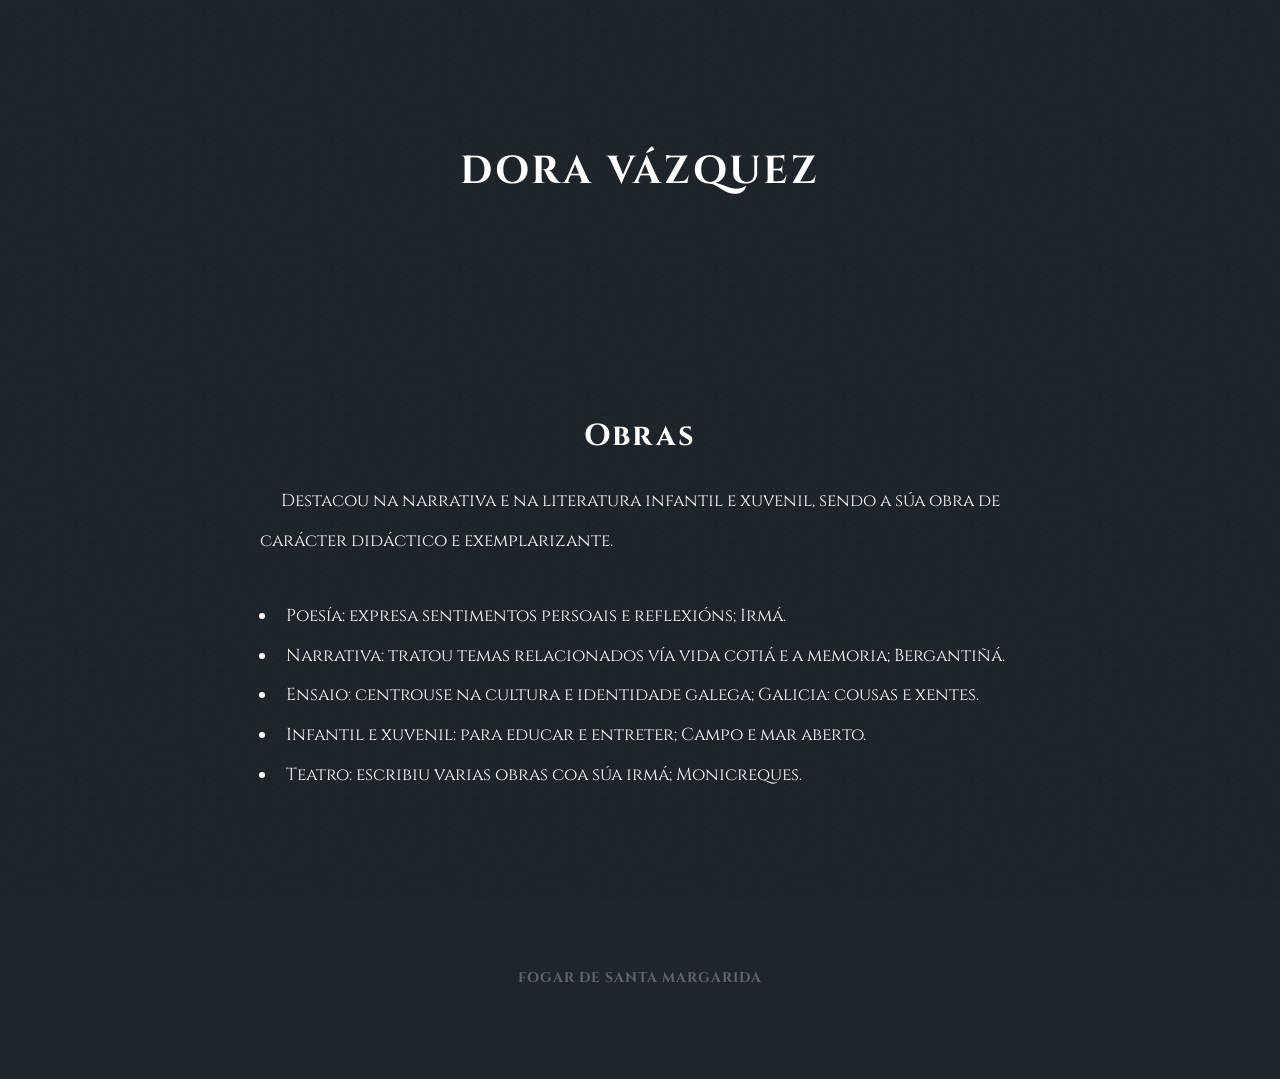
<file: obras/index.html>
<!DOCTYPE html><html lang="Galego"><head><meta charset="utf-8"><meta http-equiv="X-UA-Compatible" content="IE=edge"><meta name="viewport" content="width=device-width,initial-scale=1,user-scalable=no"><title>Obras - Dora Vázquez</title><meta name="description" content="Obras Destacou na narrativa e na literatura infantil e xuvenil, sendo a súa obra de carácter didáctico e exemplarizante. Poesía: expresa sentimentos persoais&hellip;"><meta name="generator" content="Publii Open-Source CMS for Static Site"><link rel="canonical" href="https://doravazquez.github.io/gl/obras/"><link rel="alternate" type="application/atom+xml" href="https://doravazquez.github.io/gl/feed.xml" title="Dora Vázquez - RSS"><link rel="alternate" type="application/json" href="https://doravazquez.github.io/gl/feed.json" title="Dora Vázquez - JSON"><meta property="og:title" content="Obras"><meta property="og:site_name" content="Dora Vázquez"><meta property="og:description" content="Obras Destacou na narrativa e na literatura infantil e xuvenil, sendo a súa obra de carácter didáctico e exemplarizante. Poesía: expresa sentimentos persoais&hellip;"><meta property="og:url" content="https://doravazquez.github.io/gl/obras/"><meta property="og:type" content="article"><link rel="preload" href="https://doravazquez.github.io/gl/assets/dynamic/fonts/cinzel/cinzel.woff2" as="font" type="font/woff2" crossorigin><link rel="stylesheet" href="https://doravazquez.github.io/gl/assets/css/fontawesome-all.min.css?v=a00e1bec9bab5f665438ad469499ed81"><link rel="stylesheet" href="https://doravazquez.github.io/gl/assets/css/style.css?v=62bfe375d1c3201918ad180cb5628c4c"><noscript><link rel="stylesheet" href="https://doravazquez.github.io/gl/assets/css/noscript.css?v=c3bc3bbb5aa1287f1f948dad5a327490"></noscript><script type="application/ld+json">{"@context":"http://schema.org","@type":"Article","mainEntityOfPage":{"@type":"WebPage","@id":"https://doravazquez.github.io/gl/obras/"},"headline":"Obras","datePublished":"2026-03-25T17:29+01:00","dateModified":"2026-05-07T20:43+02:00","description":"Obras Destacou na narrativa e na literatura infantil e xuvenil, sendo a súa obra de carácter didáctico e exemplarizante. Poesía: expresa sentimentos persoais&hellip;","author":{"@type":"Person","name":"mespp","url":"https://doravazquez.github.io/gl/authors/mespp/"},"publisher":{"@type":"Organization","name":"mespp"}}</script><style>#wrapper > .bg {
               background-image: url(https://doravazquez.github.io/gl/assets/images/overlay.png), linear-gradient(0deg, rgba(0, 0, 0, 0.1), rgba(0, 0, 0, 0.1)), url(https://doravazquez.github.io/gl/media/website/ezgif-142cd1c5d48f26bb.gif);
           }</style><noscript><style>img[loading] {
                    opacity: 1;
                }</style></noscript></head><body class="is-preload page-template"><div id="wrapper"><header id="header"><a class="logo" href="https://doravazquez.github.io/gl/">Dora Vázquez</a></header><main id="main"><article class="post"><header class="major"><h1>Obras</h1><p class="post__inner"></p></header><div class="post__inner post__entry"><h2 class="align-center">Obras</h2><p class="cvGsUA direction-ltr align-center para-style-body"><span class="a_GcMg font-feature-liga-off font-feature-clig-off font-feature-calt-off text-decoration-none text-strikethrough-none">Destacou na narrativa e na literatura infantil e xuvenil, sendo a súa obra de carácter didáctico e exemplarizante.</span></p><ul><li><span class="a_GcMg font-feature-liga-off font-feature-clig-off font-feature-calt-off text-decoration-none text-strikethrough-none">Poesía: expresa sentimentos persoais e reflexións; Irmá.</span></li><li><span class="a_GcMg font-feature-liga-off font-feature-clig-off font-feature-calt-off text-decoration-none text-strikethrough-none">Narrativa: tratou temas relacionados vía vida cotiá e a memoria; Bergantiñá.</span></li><li><span class="a_GcMg font-feature-liga-off font-feature-clig-off font-feature-calt-off text-decoration-none text-strikethrough-none">Ensaio: centrouse na cultura e identidade galega; Galicia: cousas e xentes.</span></li><li><span class="a_GcMg font-feature-liga-off font-feature-clig-off font-feature-calt-off text-decoration-none text-strikethrough-none">Infantil e xuvenil: para educar e entreter; Campo e mar aberto.</span></li><li><span class="a_GcMg font-feature-liga-off font-feature-clig-off font-feature-calt-off text-decoration-none text-strikethrough-none">Teatro: escribiu varias obras coa súa irmá; Monicreques.</span></li></ul></div></article></main><footer id="copyright"><ul><li>FOGAR DE SANTA MARGARIDA</li></ul><p> </p></footer></div><script src="https://doravazquez.github.io/gl/assets/js/jquery.min.js?v=b83db83a1d89113ee03ab730efa48c7a"></script><script src="https://doravazquez.github.io/gl/assets/js/jquery.scrollex.min.js?v=f89065e3d988006af9791b44561d7c90"></script><script src="https://doravazquez.github.io/gl/assets/js/jquery.scrolly.min.js?v=1ed5a78bde1476875a40f6b9ff44fc14"></script><script src="https://doravazquez.github.io/gl/assets/js/browser.min.js?v=4ebb0929ae5211dcb31336073eba2432"></script><script src="https://doravazquez.github.io/gl/assets/js/breakpoints.min.js?v=d3022c8af7963ec46aa3692f5948a1ba"></script><script src="https://doravazquez.github.io/gl/assets/js/util.min.js?v=4201a626f8c9b614a663b3a1d7d82615"></script><script src="https://doravazquez.github.io/gl/assets/js/main.min.js?v=56233c354bd814758be8bff42f7e13a5"></script><script>/*<![CDATA[*/var images=document.querySelectorAll("img[loading]");for(var i=0;i<images.length;i++){if(images[i].complete){images[i].classList.add("is-loaded")}else{images[i].addEventListener("load",function(){this.classList.add("is-loaded")},false)}};/*]]>*/</script></body></html>
</file>
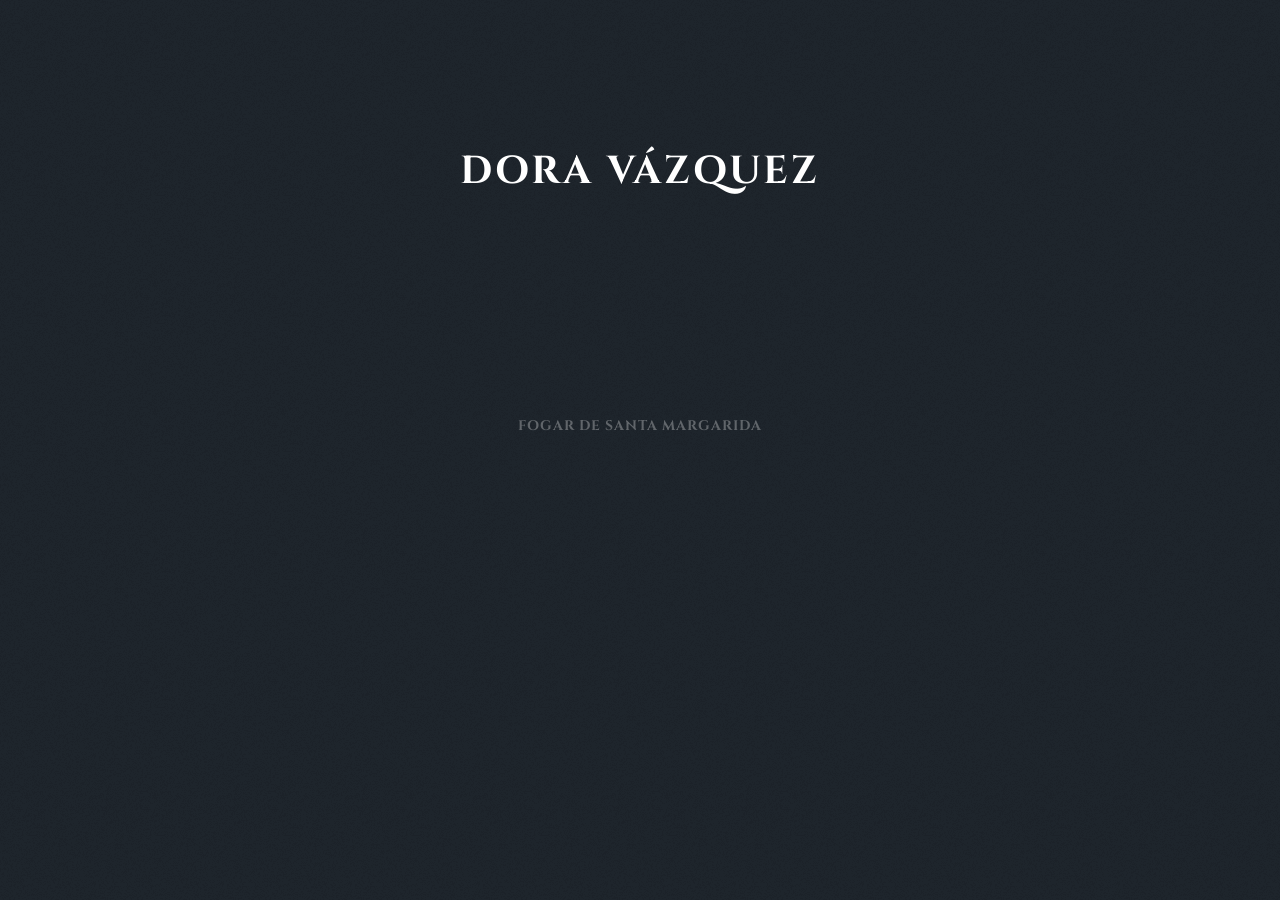
<file: post/index.html>
<!DOCTYPE html><html lang="Galego"><head><meta charset="utf-8"><meta http-equiv="X-UA-Compatible" content="IE=edge"><meta name="viewport" content="width=device-width,initial-scale=1,user-scalable=no"><title>Dora Vázquez</title><meta name="generator" content="Publii Open-Source CMS for Static Site"><link rel="canonical" href="https://doravazquez.github.io/gl/post/"><link rel="alternate" type="application/atom+xml" href="https://doravazquez.github.io/gl/feed.xml" title="Dora Vázquez - RSS"><link rel="alternate" type="application/json" href="https://doravazquez.github.io/gl/feed.json" title="Dora Vázquez - JSON"><meta property="og:title" content="Dora Vázquez"><meta property="og:site_name" content="Dora Vázquez"><meta property="og:description" content=""><meta property="og:url" content="https://doravazquez.github.io/gl/post/"><meta property="og:type" content="website"><link rel="preload" href="https://doravazquez.github.io/gl/assets/dynamic/fonts/cinzel/cinzel.woff2" as="font" type="font/woff2" crossorigin><link rel="stylesheet" href="https://doravazquez.github.io/gl/assets/css/fontawesome-all.min.css?v=a00e1bec9bab5f665438ad469499ed81"><link rel="stylesheet" href="https://doravazquez.github.io/gl/assets/css/style.css?v=62bfe375d1c3201918ad180cb5628c4c"><noscript><link rel="stylesheet" href="https://doravazquez.github.io/gl/assets/css/noscript.css?v=c3bc3bbb5aa1287f1f948dad5a327490"></noscript><script type="application/ld+json">{"@context":"http://schema.org","@type":"Organization","name":"Dora Vázquez","url":"https://doravazquez.github.io/gl/"}</script><style>#wrapper > .bg {
               background-image: url(https://doravazquez.github.io/gl/assets/images/overlay.png), linear-gradient(0deg, rgba(0, 0, 0, 0.1), rgba(0, 0, 0, 0.1)), url(https://doravazquez.github.io/gl/media/website/ezgif-142cd1c5d48f26bb.gif);
           }</style><noscript><style>img[loading] {
                    opacity: 1;
                }</style></noscript></head><body class="is-preload"><div id="wrapper"><header id="header"><a class="logo" href="https://doravazquez.github.io/gl/">Dora Vázquez</a></header><main id="main"><section class="posts"></section></main><footer id="copyright"><ul><li>FOGAR DE SANTA MARGARIDA</li></ul><p> </p></footer></div><script src="https://doravazquez.github.io/gl/assets/js/jquery.min.js?v=b83db83a1d89113ee03ab730efa48c7a"></script><script src="https://doravazquez.github.io/gl/assets/js/jquery.scrollex.min.js?v=f89065e3d988006af9791b44561d7c90"></script><script src="https://doravazquez.github.io/gl/assets/js/jquery.scrolly.min.js?v=1ed5a78bde1476875a40f6b9ff44fc14"></script><script src="https://doravazquez.github.io/gl/assets/js/browser.min.js?v=4ebb0929ae5211dcb31336073eba2432"></script><script src="https://doravazquez.github.io/gl/assets/js/breakpoints.min.js?v=d3022c8af7963ec46aa3692f5948a1ba"></script><script src="https://doravazquez.github.io/gl/assets/js/util.min.js?v=4201a626f8c9b614a663b3a1d7d82615"></script><script src="https://doravazquez.github.io/gl/assets/js/main.min.js?v=56233c354bd814758be8bff42f7e13a5"></script><script>/*<![CDATA[*/var images=document.querySelectorAll("img[loading]");for(var i=0;i<images.length;i++){if(images[i].complete){images[i].classList.add("is-loaded")}else{images[i].addEventListener("load",function(){this.classList.add("is-loaded")},false)}};/*]]>*/</script></body></html>
</file>
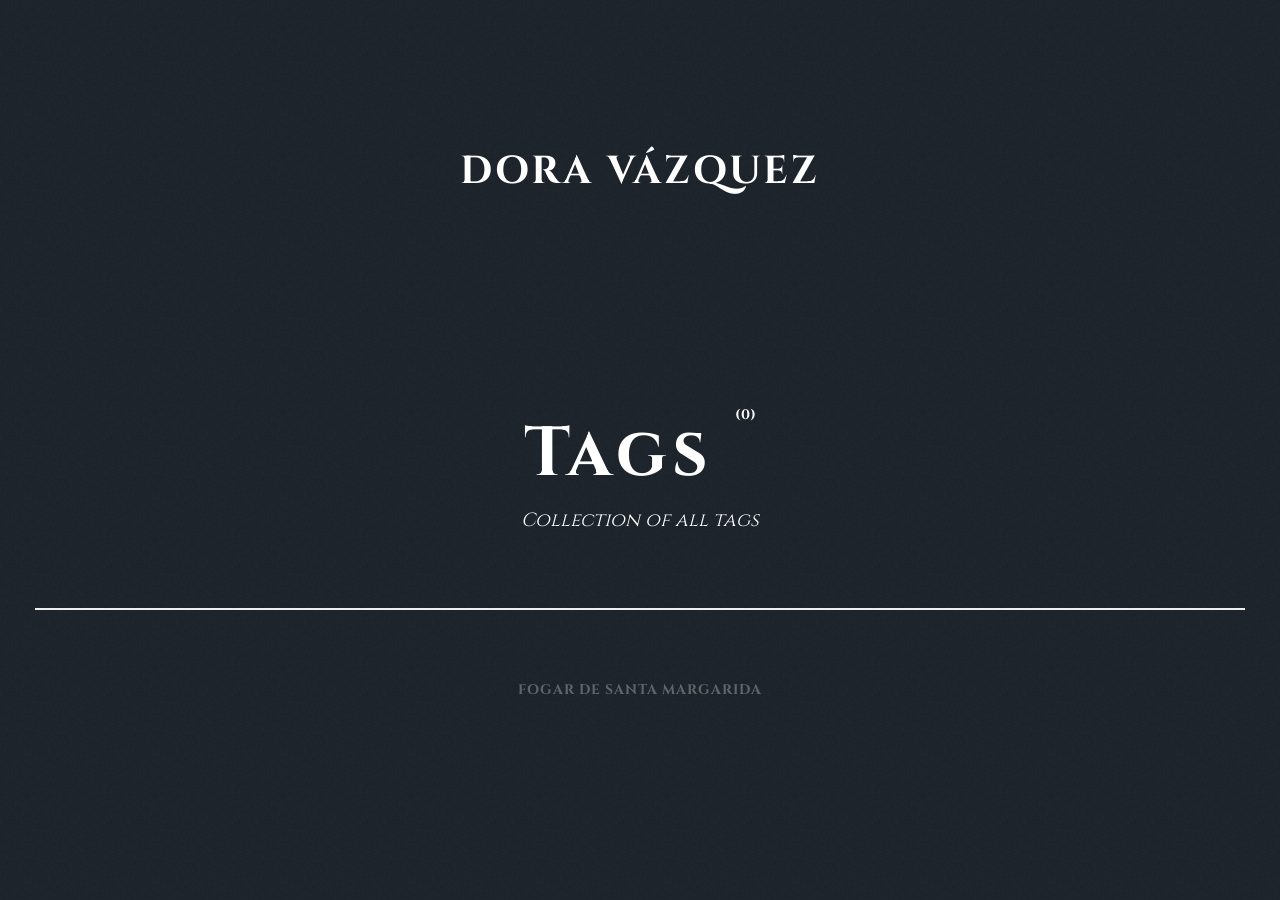
<file: tags/index.html>
<!DOCTYPE html><html lang="Galego"><head><meta charset="utf-8"><meta http-equiv="X-UA-Compatible" content="IE=edge"><meta name="viewport" content="width=device-width,initial-scale=1,user-scalable=no"><title>All tags - Dora Vázquez</title><meta name="robots" content="noindex, follow"><meta name="generator" content="Publii Open-Source CMS for Static Site"><link rel="alternate" type="application/atom+xml" href="https://doravazquez.github.io/gl/feed.xml" title="Dora Vázquez - RSS"><link rel="alternate" type="application/json" href="https://doravazquez.github.io/gl/feed.json" title="Dora Vázquez - JSON"><meta property="og:title" content="Dora Vázquez"><meta property="og:site_name" content="Dora Vázquez"><meta property="og:description" content=""><meta property="og:url" content="https://doravazquez.github.io/gl/tags/"><meta property="og:type" content="website"><link rel="preload" href="https://doravazquez.github.io/gl/assets/dynamic/fonts/cinzel/cinzel.woff2" as="font" type="font/woff2" crossorigin><link rel="stylesheet" href="https://doravazquez.github.io/gl/assets/css/fontawesome-all.min.css?v=a00e1bec9bab5f665438ad469499ed81"><link rel="stylesheet" href="https://doravazquez.github.io/gl/assets/css/style.css?v=62bfe375d1c3201918ad180cb5628c4c"><noscript><link rel="stylesheet" href="https://doravazquez.github.io/gl/assets/css/noscript.css?v=c3bc3bbb5aa1287f1f948dad5a327490"></noscript><script type="application/ld+json">{"@context":"http://schema.org","@type":"Organization","name":"Dora Vázquez","url":"https://doravazquez.github.io/gl/"}</script><style>#wrapper > .bg {
               background-image: url(https://doravazquez.github.io/gl/assets/images/overlay.png), linear-gradient(0deg, rgba(0, 0, 0, 0.1), rgba(0, 0, 0, 0.1)), url(https://doravazquez.github.io/gl/media/website/ezgif-142cd1c5d48f26bb.gif);
           }</style><noscript><style>img[loading] {
                    opacity: 1;
                }</style></noscript></head><body class="is-preload tags-template"><div id="wrapper"><header id="header"><a class="logo" href="https://doravazquez.github.io/gl/">Dora Vázquez</a></header><main id="main"><header class="page-header"><h1>Tags <sup>(0)</sup></h1><p>Collection of all tags</p></header><section class="posts"></section></main><footer id="copyright"><ul><li>FOGAR DE SANTA MARGARIDA</li></ul><p> </p></footer></div><script src="https://doravazquez.github.io/gl/assets/js/jquery.min.js?v=b83db83a1d89113ee03ab730efa48c7a"></script><script src="https://doravazquez.github.io/gl/assets/js/jquery.scrollex.min.js?v=f89065e3d988006af9791b44561d7c90"></script><script src="https://doravazquez.github.io/gl/assets/js/jquery.scrolly.min.js?v=1ed5a78bde1476875a40f6b9ff44fc14"></script><script src="https://doravazquez.github.io/gl/assets/js/browser.min.js?v=4ebb0929ae5211dcb31336073eba2432"></script><script src="https://doravazquez.github.io/gl/assets/js/breakpoints.min.js?v=d3022c8af7963ec46aa3692f5948a1ba"></script><script src="https://doravazquez.github.io/gl/assets/js/util.min.js?v=4201a626f8c9b614a663b3a1d7d82615"></script><script src="https://doravazquez.github.io/gl/assets/js/main.min.js?v=56233c354bd814758be8bff42f7e13a5"></script><script>/*<![CDATA[*/var images=document.querySelectorAll("img[loading]");for(var i=0;i<images.length;i++){if(images[i].complete){images[i].classList.add("is-loaded")}else{images[i].addEventListener("load",function(){this.classList.add("is-loaded")},false)}};/*]]>*/</script></body></html>
</file>
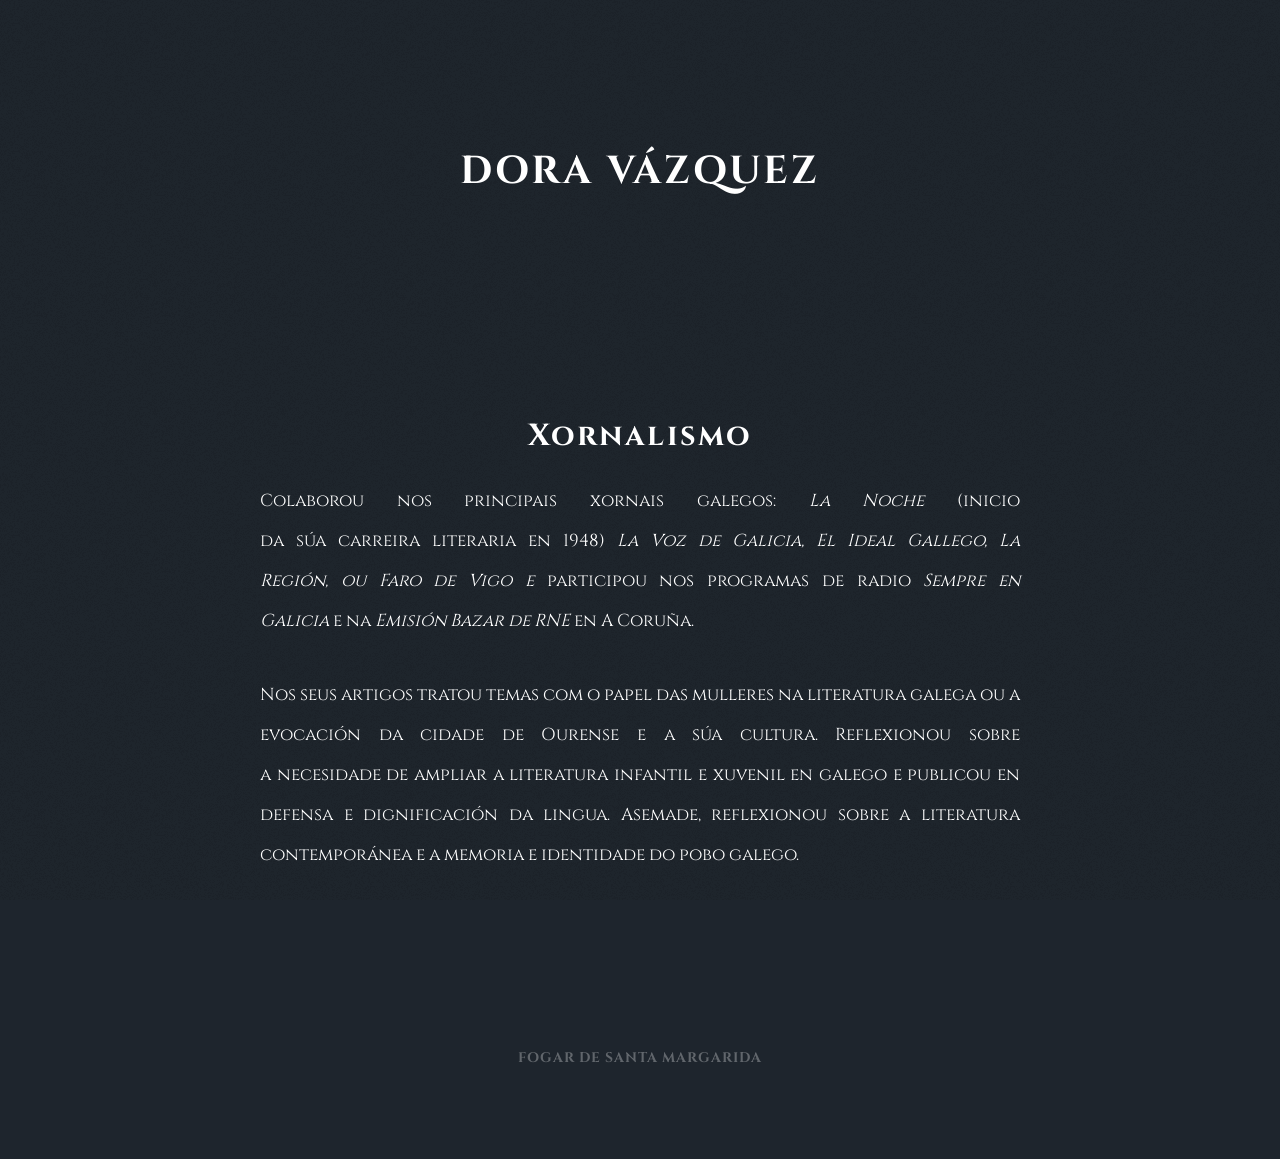
<file: xornalismo/index.html>
<!DOCTYPE html><html lang="Galego"><head><meta charset="utf-8"><meta http-equiv="X-UA-Compatible" content="IE=edge"><meta name="viewport" content="width=device-width,initial-scale=1,user-scalable=no"><title>Xornalismo - Dora Vázquez</title><meta name="description" content="Xornalismo Colaborou nos principais xornais galegos: La Noche (inicio da súa carreira literaria en 1948) La Voz de Galicia, El Ideal Gallego, La Región, ou Faro de Vigo e participou nos programas de radio Sempre en Galicia e na Emisión Bazar de RNE en A&hellip;"><meta name="generator" content="Publii Open-Source CMS for Static Site"><link rel="canonical" href="https://doravazquez.github.io/gl/xornalismo/"><link rel="alternate" type="application/atom+xml" href="https://doravazquez.github.io/gl/feed.xml" title="Dora Vázquez - RSS"><link rel="alternate" type="application/json" href="https://doravazquez.github.io/gl/feed.json" title="Dora Vázquez - JSON"><meta property="og:title" content="Xornalismo"><meta property="og:site_name" content="Dora Vázquez"><meta property="og:description" content="Xornalismo Colaborou nos principais xornais galegos: La Noche (inicio da súa carreira literaria en 1948) La Voz de Galicia, El Ideal Gallego, La Región, ou Faro de Vigo e participou nos programas de radio Sempre en Galicia e na Emisión Bazar de RNE en A&hellip;"><meta property="og:url" content="https://doravazquez.github.io/gl/xornalismo/"><meta property="og:type" content="article"><link rel="preload" href="https://doravazquez.github.io/gl/assets/dynamic/fonts/cinzel/cinzel.woff2" as="font" type="font/woff2" crossorigin><link rel="stylesheet" href="https://doravazquez.github.io/gl/assets/css/fontawesome-all.min.css?v=a00e1bec9bab5f665438ad469499ed81"><link rel="stylesheet" href="https://doravazquez.github.io/gl/assets/css/style.css?v=62bfe375d1c3201918ad180cb5628c4c"><noscript><link rel="stylesheet" href="https://doravazquez.github.io/gl/assets/css/noscript.css?v=c3bc3bbb5aa1287f1f948dad5a327490"></noscript><script type="application/ld+json">{"@context":"http://schema.org","@type":"Article","mainEntityOfPage":{"@type":"WebPage","@id":"https://doravazquez.github.io/gl/xornalismo/"},"headline":"Xornalismo","datePublished":"2026-04-29T21:19+02:00","dateModified":"2026-05-07T20:43+02:00","description":"Xornalismo Colaborou nos principais xornais galegos: La Noche (inicio da súa carreira literaria en 1948) La Voz de Galicia, El Ideal Gallego, La Región, ou Faro de Vigo e participou nos programas de radio Sempre en Galicia e na Emisión Bazar de RNE en A&hellip;","author":{"@type":"Person","name":"mespp","url":"https://doravazquez.github.io/gl/authors/mespp/"},"publisher":{"@type":"Organization","name":"mespp"}}</script><style>#wrapper > .bg {
               background-image: url(https://doravazquez.github.io/gl/assets/images/overlay.png), linear-gradient(0deg, rgba(0, 0, 0, 0.1), rgba(0, 0, 0, 0.1)), url(https://doravazquez.github.io/gl/media/website/ezgif-142cd1c5d48f26bb.gif);
           }</style><noscript><style>img[loading] {
                    opacity: 1;
                }</style></noscript></head><body class="is-preload page-template"><div id="wrapper"><header id="header"><a class="logo" href="https://doravazquez.github.io/gl/">Dora Vázquez</a></header><main id="main"><article class="post"><header class="major"><h1>Xornalismo</h1><p class="post__inner"></p></header><div class="post__inner post__entry"><h2 class="align-center">Xornalismo</h2><p><span data-contrast="auto">Colaborou nos principais xornais galegos: </span><i><span data-contrast="none">La Noche</span></i><span data-contrast="none"> (inicio da súa carreira literaria en 1948)</span><span data-contrast="auto"> </span><i><span data-contrast="auto">La Voz de Galicia, </span></i><i><span data-contrast="none">El Ideal Gallego, La Región, ou Faro de Vigo e </span></i><span data-contrast="none">participou nos programas de radio </span><i><span data-contrast="none">Sempre en Galicia </span></i><span data-contrast="none">e na </span><i><span data-contrast="none">Emisión Bazar de RNE </span></i><span data-contrast="none">en A Coruña.</span><span data-ccp-props="{&quot;134233117&quot;:true,&quot;134233118&quot;:true,&quot;201341983&quot;:0,&quot;335559740&quot;:240}"> </span></p><p><span data-contrast="auto">Nos seus artigos tratou temas com o papel das mulleres na literatura galega ou a evocación da cidade de Ourense e a súa cultura. Reflexionou sobre a necesidade de ampliar a literatura infantil e xuvenil en galego e publicou en defensa e dignificación da lingua. Asemade, reflexionou sobre a literatura contemporánea e a memoria e identidade do pobo galego.</span></p></div></article></main><footer id="copyright"><ul><li>FOGAR DE SANTA MARGARIDA</li></ul><p> </p></footer></div><script src="https://doravazquez.github.io/gl/assets/js/jquery.min.js?v=b83db83a1d89113ee03ab730efa48c7a"></script><script src="https://doravazquez.github.io/gl/assets/js/jquery.scrollex.min.js?v=f89065e3d988006af9791b44561d7c90"></script><script src="https://doravazquez.github.io/gl/assets/js/jquery.scrolly.min.js?v=1ed5a78bde1476875a40f6b9ff44fc14"></script><script src="https://doravazquez.github.io/gl/assets/js/browser.min.js?v=4ebb0929ae5211dcb31336073eba2432"></script><script src="https://doravazquez.github.io/gl/assets/js/breakpoints.min.js?v=d3022c8af7963ec46aa3692f5948a1ba"></script><script src="https://doravazquez.github.io/gl/assets/js/util.min.js?v=4201a626f8c9b614a663b3a1d7d82615"></script><script src="https://doravazquez.github.io/gl/assets/js/main.min.js?v=56233c354bd814758be8bff42f7e13a5"></script><script>/*<![CDATA[*/var images=document.querySelectorAll("img[loading]");for(var i=0;i<images.length;i++){if(images[i].complete){images[i].classList.add("is-loaded")}else{images[i].addEventListener("load",function(){this.classList.add("is-loaded")},false)}};/*]]>*/</script></body></html>
</file>
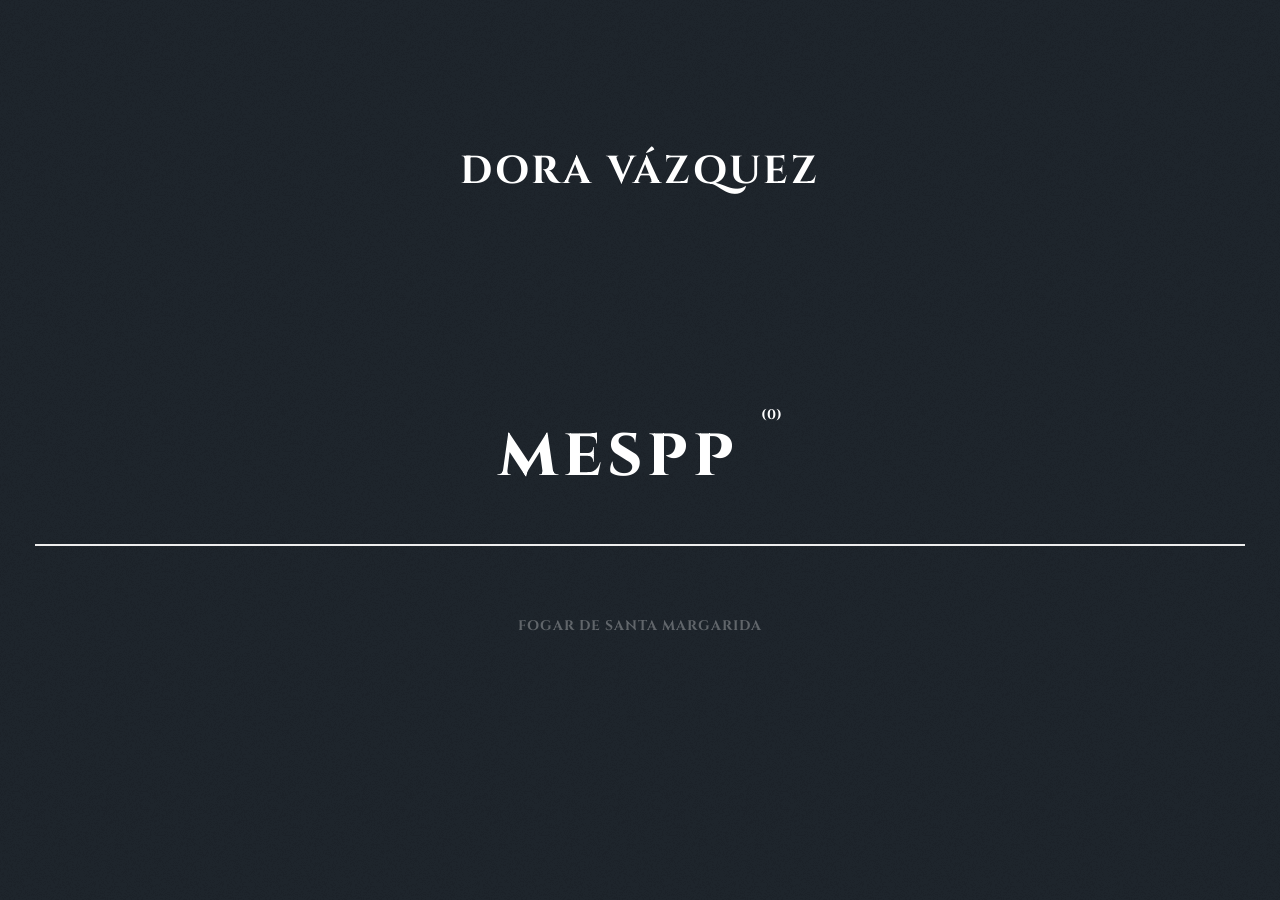
<file: authors/mespp/index.html>
<!DOCTYPE html><html lang="Galego"><head><meta charset="utf-8"><meta http-equiv="X-UA-Compatible" content="IE=edge"><meta name="viewport" content="width=device-width,initial-scale=1,user-scalable=no"><title>Author: mespp - Dora Vázquez</title><meta name="robots" content="noindex, follow"><meta name="generator" content="Publii Open-Source CMS for Static Site"><link rel="alternate" type="application/atom+xml" href="https://doravazquez.github.io/gl/feed.xml" title="Dora Vázquez - RSS"><link rel="alternate" type="application/json" href="https://doravazquez.github.io/gl/feed.json" title="Dora Vázquez - JSON"><meta property="og:title" content="mespp"><meta property="og:site_name" content="Dora Vázquez"><meta property="og:description" content=""><meta property="og:url" content="https://doravazquez.github.io/gl/authors/mespp/"><meta property="og:type" content="website"><link rel="preload" href="https://doravazquez.github.io/gl/assets/dynamic/fonts/cinzel/cinzel.woff2" as="font" type="font/woff2" crossorigin><link rel="stylesheet" href="https://doravazquez.github.io/gl/assets/css/fontawesome-all.min.css?v=a00e1bec9bab5f665438ad469499ed81"><link rel="stylesheet" href="https://doravazquez.github.io/gl/assets/css/style.css?v=62bfe375d1c3201918ad180cb5628c4c"><noscript><link rel="stylesheet" href="https://doravazquez.github.io/gl/assets/css/noscript.css?v=c3bc3bbb5aa1287f1f948dad5a327490"></noscript><script type="application/ld+json">{"@context":"http://schema.org","@type":"Organization","name":"Dora Vázquez","url":"https://doravazquez.github.io/gl/"}</script><style>#wrapper > .bg {
               background-image: url(https://doravazquez.github.io/gl/assets/images/overlay.png), linear-gradient(0deg, rgba(0, 0, 0, 0.1), rgba(0, 0, 0, 0.1)), url(https://doravazquez.github.io/gl/media/website/ezgif-142cd1c5d48f26bb.gif);
           }</style><noscript><style>img[loading] {
                    opacity: 1;
                }</style></noscript></head><body class="is-preload author-template"><div id="wrapper"><header id="header"><a class="logo" href="https://doravazquez.github.io/gl/">Dora Vázquez</a></header><main id="main"><header class="page-header author-header"><h1>mespp <sup>(0)</sup></h1></header><section class="posts"></section></main><footer id="copyright"><ul><li>FOGAR DE SANTA MARGARIDA</li></ul><p> </p></footer></div><script src="https://doravazquez.github.io/gl/assets/js/jquery.min.js?v=b83db83a1d89113ee03ab730efa48c7a"></script><script src="https://doravazquez.github.io/gl/assets/js/jquery.scrollex.min.js?v=f89065e3d988006af9791b44561d7c90"></script><script src="https://doravazquez.github.io/gl/assets/js/jquery.scrolly.min.js?v=1ed5a78bde1476875a40f6b9ff44fc14"></script><script src="https://doravazquez.github.io/gl/assets/js/browser.min.js?v=4ebb0929ae5211dcb31336073eba2432"></script><script src="https://doravazquez.github.io/gl/assets/js/breakpoints.min.js?v=d3022c8af7963ec46aa3692f5948a1ba"></script><script src="https://doravazquez.github.io/gl/assets/js/util.min.js?v=4201a626f8c9b614a663b3a1d7d82615"></script><script src="https://doravazquez.github.io/gl/assets/js/main.min.js?v=56233c354bd814758be8bff42f7e13a5"></script><script>/*<![CDATA[*/var images=document.querySelectorAll("img[loading]");for(var i=0;i<images.length;i++){if(images[i].complete){images[i].classList.add("is-loaded")}else{images[i].addEventListener("load",function(){this.classList.add("is-loaded")},false)}};/*]]>*/</script></body></html>
</file>
